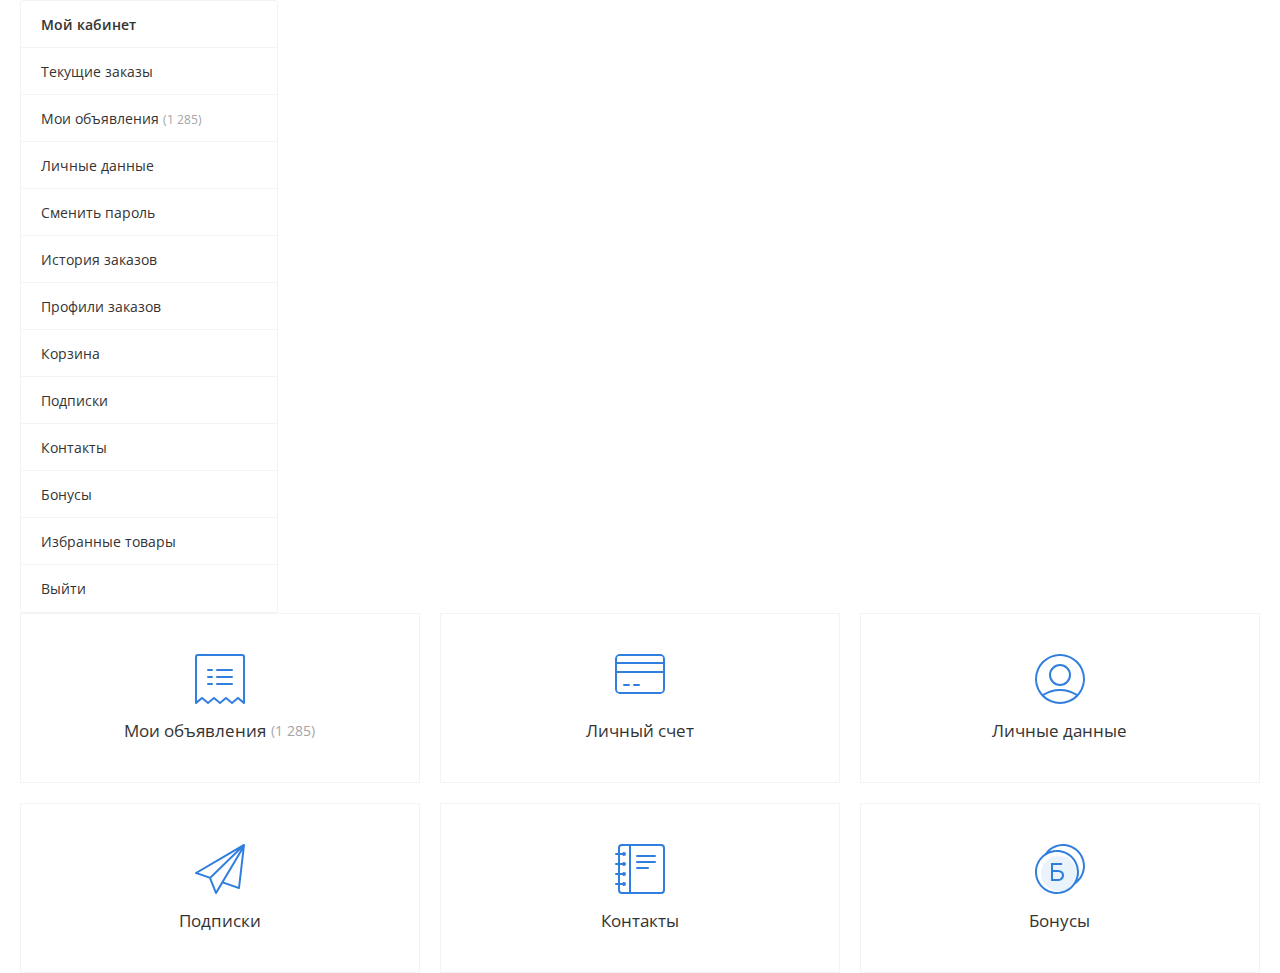
<file: index.html>
<!doctype html>
<html lang="en">
<head>
    <meta charset="UTF-8">
    <meta name="viewport"
          content="width=device-width, user-scalable=no, initial-scale=1.0, maximum-scale=1.0, minimum-scale=1.0">
    <meta http-equiv="X-UA-Compatible" content="ie=edge">
    <link rel="stylesheet" href="css/style.css">
    <title>personal</title>
</head>
<body>

<div class="container">
    <div class="container_inner">
        <div class="left_block">
            <ul class="left_menu">
                <li class="left_menu__item">
                    <a class="left_menu__item-link" href="#">
                        <span class="left_menu__item__name active">Мой кабинет</span>
                    </a>
                </li>
                <li class="left_menu__item">
                    <a class="left_menu__item-link" href="#">
                        <span class="left_menu__item__name">Текущие заказы</span>
                    </a>
                </li>
                <li class="left_menu__item">
                    <a class="left_menu__item-link" href="#">

                        <span class="left_menu__item__name">Мои объявления
                        <span class="left_menu__item__cnt">(1 285)</span>
                        </span>
                        
                    </a>
                </li>
                <li class="left_menu__item">
                    <a class="left_menu__item-link" href="#">

                        <span class="left_menu__item__name">Личные данные</span>
                        
                    </a>
                </li>
                <li class="left_menu__item">
                    <a class="left_menu__item-link" href="#">

                        <span class="left_menu__item__name">Сменить пароль</span>
                        
                    </a>
                </li>
                <li class="left_menu__item">
                    <a class="left_menu__item-link" href="#">

                        <span class="left_menu__item__name">История заказов</span>
                        
                    </a>
                </li>
                <li class="left_menu__item">
                    <a class="left_menu__item-link" href="#">

                        <span class="left_menu__item__name">Профили заказов</span>
                        
                    </a>
                </li>
                <li class="left_menu__item">
                    <a class="left_menu__item-link" href="#">

                        <span class="left_menu__item__name">Корзина</span>
                        
                    </a>
                </li>
                <li class="left_menu__item">
                    <a class="left_menu__item-link" href="#">

                        <span class="left_menu__item__name">Подписки</span>
                        
                    </a>
                </li>
                <li class="left_menu__item">
                    <a class="left_menu__item-link" href="#">

                        <span class="left_menu__item__name">Контакты</span>
                        
                    </a>
                </li>
                <li class="left_menu__item">
                    <a class="left_menu__item-link" href="#">

                        <span class="left_menu__item__name">Бонусы</span>
                        
                    </a>
                </li>
                <li class="left_menu__item">
                    <a class="left_menu__item-link" href="#">

                        <span class="left_menu__item__name">Избранные товары</span>
                        
                    </a>
                </li>
                <li class="left_menu__item">
                    <a class="left_menu__item-link" href="#">
                        <span class="left_menu__item__name">Выйти</span>
                        
                    </a>
                </li>
            </ul>
        </div>
        <div class="right_block">
            <div class="personal-section">
                <a href="#" class="personal-section__el">
                    <div class="personal-section__el__i">
                        <svg data-name="Group 188 copy 3" xmlns="http://www.w3.org/2000/svg" width="50" height="50"
                             viewBox="0 0 50 50">
                            <path data-name="Rounded Rectangle 1009 copy 6" class="cls-1"
                                  d="M754.981,406.093a0.962,0.962,0,0,1-.051.255,0.906,0.906,0,0,1-.072.134,0.961,0.961,0,0,1-.078.149c-0.013.015-.032,0.021-0.046,0.035a0.967,0.967,0,0,1-.2.158c-0.029.017-.053,0.042-0.083,0.056a0.95,0.95,0,0,1-1.193-.226L748,402.289l-5.213,4.329a0.054,0.054,0,0,0-.007.013,0.941,0.941,0,0,1-.466.285c-0.014,0-.028.006-0.042,0.011a1.074,1.074,0,0,1-.544,0c-0.014,0-.028-0.006-0.042-0.011a0.941,0.941,0,0,1-.466-0.285,0.054,0.054,0,0,0-.007-0.013L736,402.289l-5.213,4.329a0.054,0.054,0,0,0-.007.013,0.941,0.941,0,0,1-.466.285c-0.014,0-.028.006-0.042,0.011a1.074,1.074,0,0,1-.544,0c-0.014,0-.028-0.006-0.042-0.011a0.941,0.941,0,0,1-.466-0.285,0.054,0.054,0,0,0-.007-0.013L724,402.289l-5.213,4.329a0.054,0.054,0,0,0-.007.013,0.941,0.941,0,0,1-.466.285c-0.014,0-.028.006-0.042,0.011a1.074,1.074,0,0,1-.544,0c-0.014,0-.028-0.006-0.042-0.011a0.941,0.941,0,0,1-.466-0.285,0.054,0.054,0,0,0-.007-0.013L712,402.289l-5.257,4.365a0.95,0.95,0,0,1-1.193.226,0.9,0.9,0,0,1-.082-0.055,1.048,1.048,0,0,1-.2-0.159c-0.013-.014-0.032-0.02-0.045-0.035a0.951,0.951,0,0,1-.078-0.148,0.709,0.709,0,0,1-.123-0.39c0-.032-0.019-0.06-0.019-0.093V360a3,3,0,0,1,3-3h44a3,3,0,0,1,3,3v46C755,406.033,754.984,406.06,754.981,406.093ZM753,391V360a1,1,0,0,0-1-1H708a1,1,0,0,0-1,1v43.845l4.314-3.582a1.016,1.016,0,0,1,.151-0.084,0.951,0.951,0,0,1,.158-0.089,0.979,0.979,0,0,1,.173-0.045,0.784,0.784,0,0,1,.408,0,0.979,0.979,0,0,1,.173.045,0.951,0.951,0,0,1,.158.089,1.016,1.016,0,0,1,.151.084L718,404.675l5.314-4.412a1.016,1.016,0,0,1,.151-0.084,0.951,0.951,0,0,1,.158-0.089,0.979,0.979,0,0,1,.173-0.045,0.784,0.784,0,0,1,.408,0,0.979,0.979,0,0,1,.173.045,0.951,0.951,0,0,1,.158.089,1.016,1.016,0,0,1,.151.084L730,404.675l5.314-4.412a1.016,1.016,0,0,1,.151-0.084,0.951,0.951,0,0,1,.158-0.089,0.979,0.979,0,0,1,.173-0.045,0.784,0.784,0,0,1,.408,0,0.979,0.979,0,0,1,.173.045,0.951,0.951,0,0,1,.158.089,1.016,1.016,0,0,1,.151.084L742,404.675l5.314-4.412a1.016,1.016,0,0,1,.151-0.084,0.951,0.951,0,0,1,.158-0.089,0.979,0.979,0,0,1,.173-0.045,0.784,0.784,0,0,1,.408,0,0.979,0.979,0,0,1,.173.045,0.951,0.951,0,0,1,.158.089,1.016,1.016,0,0,1,.151.084L753,403.845V391Zm-11-3H727a1,1,0,0,1,0-2h15A1,1,0,0,1,742,388Zm0-7H727a1,1,0,0,1,0-2h15A1,1,0,0,1,742,381Zm0-7H727a1,1,0,0,1,0-2h15A1,1,0,0,1,742,374Zm-20,14h-4a1,1,0,0,1,0-2h4A1,1,0,0,1,722,388Zm0-7h-4a1,1,0,0,1,0-2h4A1,1,0,0,1,722,381Zm0-7h-4a1,1,0,0,1,0-2h4A1,1,0,0,1,722,374Z"
                                  transform="translate(-705 -357)"></path>

                        </svg>
                    </div>
                    <div class="personal-section__el__text">
                        Мои объявления
                        <span>(1 285)</span>
                    </div>
                </a>
                <a href="#" class="personal-section__el">
                    <div class="personal-section__el__i">
                        <svg xmlns="http://www.w3.org/2000/svg" width="50" height="40" viewBox="0 0 50 40">
                            <path data-name="Rounded Rectangle 925 copy" class="cls-1"
                                  d="M1118,402h-40a5,5,0,0,1-5-5V367a5,5,0,0,1,5-5h40a5,5,0,0,1,5,5v30A5,5,0,0,1,1118,402Zm3-36a2,2,0,0,0-2-2h-42a2,2,0,0,0-2,2v4h46v-4Zm0,6h-46v7h46v-7Zm0,9h-46v17a2,2,0,0,0,2,2h42a2,2,0,0,0,2-2V381Zm-24,13h-5a1,1,0,0,1,0-2h5A1,1,0,0,1,1097,394Zm-10,0h-5a1,1,0,0,1,0-2h5A1,1,0,0,1,1087,394Z"
                                  transform="translate(-1073 -362)"></path>
                        </svg>
                    </div>
                    <div class="personal-section__el__text">Личный счет</div>
                </a>
                <a href="#" class="personal-section__el">
                    <div class="personal-section__el__i">
                        <svg data-name="Group 189 copy 3" xmlns="http://www.w3.org/2000/svg" width="50" height="50"
                             viewBox="0 0 50 50">
                            <path data-name="Ellipse 282 copy" class="cls-1"
                                  d="M1466,407a25,25,0,1,1,25-25A25,25,0,0,1,1466,407Zm15.91-8.412a29.891,29.891,0,0,0-31.82,0A22.939,22.939,0,0,0,1481.91,398.587ZM1466,359a22.975,22.975,0,0,0-17.31,38.111,31.861,31.861,0,0,1,34.62,0A22.976,22.976,0,0,0,1466,359Zm0,30a11,11,0,1,1,11-11A11,11,0,0,1,1466,389Zm0-20a9,9,0,1,0,9,9A9,9,0,0,0,1466,369Z"
                                  transform="translate(-1441 -357)"></path>
                        </svg>
                    </div>
                    <div class="personal-section__el__text">
                        Личные данные
                    </div>
                </a>
                <a href="#" class="personal-section__el">
                    <div class="personal-section__el__i">
                        <svg data-name="Group 195 copy 2" xmlns="http://www.w3.org/2000/svg" width="50" height="50"
                             viewBox="0 0 50 50">
                            <path data-name="Rounded Rectangle 955" class="cls-1"
                                  d="M754.975,772.245s0,0,0,.006l-5,42.869c0,0.006,0,.011-0.006.018a0.962,0.962,0,0,1-.027.2,0.908,0.908,0,0,1-.089.151l-0.009.016a0.981,0.981,0,0,1-.24.279l-0.007,0a0.994,0.994,0,0,1-.32.165l-0.032.008a0.972,0.972,0,0,1-.341.027c-0.011,0-.022,0-0.033,0s-0.023-.01-0.036-0.012a0.934,0.934,0,0,1-.165-0.022l-15.788-5.533-6.014,10.088a0.991,0.991,0,0,1-1.265.4c-0.017-.007-0.035-0.009-0.051-0.017s-0.035-.008-0.051-0.017a0.959,0.959,0,0,1-.1-0.089,0.984,0.984,0,0,1-.191-0.168c-0.006-.008-0.01-0.017-0.016-0.025a0.973,0.973,0,0,1-.158-0.247L719.126,805.6,706,801a0.887,0.887,0,0,1-.136-0.028,0.956,0.956,0,0,1-.2-0.041,0.852,0.852,0,0,1-.132-0.065,0.947,0.947,0,0,1-.209-0.141,0.8,0.8,0,0,1-.066-0.076,0.968,0.968,0,0,1-.137-0.155c-0.017-.03-0.017-0.063-0.031-0.093s-0.009-.032-0.015-0.047a0.986,0.986,0,0,1-.071-0.351s0,0,0,0,0-.008,0-0.012a0.982,0.982,0,0,1,.074-0.364c0-.013.012-0.024,0.017-0.037a0.986,0.986,0,0,1,.183-0.272c0.021-.021.043-0.037,0.065-0.057a0.957,0.957,0,0,1,.147-0.129l48.024-28.01a0.961,0.961,0,0,1,.143-0.048,1.018,1.018,0,0,1,.135-0.045,0.993,0.993,0,0,1,.266-0.021c0.024,0,.046-0.008.07,0s0.026,0.011.041,0.013a0.967,0.967,0,0,1,.276.093,0.74,0.74,0,0,1,.08.039,0.971,0.971,0,0,1,.222.194c0.019,0.021.038,0.04,0.055,0.062a1.077,1.077,0,0,1,.077.088,0.955,0.955,0,0,1,.061.185c0.008,0.024.017,0.046,0.024,0.071a0.983,0.983,0,0,1,.025.328c0,0.013,0,.025,0,0.039ZM708.309,799.8l11.568,4.022,27.511-26.816Zm12.869,5.546,4.982,12.435L750.775,776.5Zm12.728,3.354,14.242,4.951,4.183-35.853Z"
                                  transform="translate(-705 -771)"></path>
                        </svg>
                    </div>
                    <div class="personal-section__el__text">Подписки</div>
                </a>
                <a href="#" class="personal-section__el">
                    <div class="personal-section__el__i">
                        <svg data-name="Group 193 copy 3" xmlns="http://www.w3.org/2000/svg" width="50" height="50"
                             viewBox="0 0 50 50">
                            <path data-name="Ellipse 281 copy 3" class="cls-1"
                                  d="M1119,821h-39a4,4,0,0,1-4-4v-5h-2a1,1,0,0,1,0-2h2v-8h-2a1,1,0,0,1,0-2h2v-8h-2a1,1,0,0,1,0-2h2v-8h-2a1,1,0,0,1,0-2h2v-5a4,4,0,0,1,4-4h39a4,4,0,0,1,4,4v42A4,4,0,0,1,1119,821Zm-32-48h-7a2,2,0,0,0-2,2v5h2.28a1.978,1.978,0,0,1,1.72-1,2,2,0,0,1,0,4,1.978,1.978,0,0,1-1.72-1H1078v8h2.28a1.976,1.976,0,0,1,1.72-1,2,2,0,0,1,0,4,1.978,1.978,0,0,1-1.72-1H1078v8h2.28a1.977,1.977,0,0,1,1.72-1,2,2,0,0,1,0,4,1.978,1.978,0,0,1-1.72-1H1078v8h2.28a1.978,1.978,0,0,1,1.72-1,2,2,0,0,1,0,4,1.978,1.978,0,0,1-1.72-1H1078v5a2,2,0,0,0,2,2h7V773Zm34,2a2,2,0,0,0-2-2h-30v46h30a2,2,0,0,0,2-2V775Zm-8,15h-18a1,1,0,0,1,0-2h18A1,1,0,0,1,1113,790Zm0-6h-18a1,1,0,0,1,0-2h18A1,1,0,0,1,1113,784Zm-18,10h11a1,1,0,0,1,0,2h-11A1,1,0,0,1,1095,794Z"
                                  transform="translate(-1073 -771)"></path>
                        </svg>
                    </div>
                    <div class="personal-section__el__text">Контакты</div>
                </a>
                <a href="#" class="personal-section__el">
                    <div class="personal-section__el__i">
                        <svg width="50" height="50" viewBox="0 0 50 50" fill="none" xmlns="http://www.w3.org/2000/svg">
                            <path fill-rule="evenodd" clip-rule="evenodd"
                                  d="M40.266 40.266C46.1373 36.3154 50 29.6088 50 22C50 9.84974 40.1503 0 28 0C20.3912 0 13.6846 3.86266 9.73403 9.73404C3.86265 13.6846 0 20.3912 0 28C0 40.1503 9.84974 50 22 50C29.6088 50 36.3154 46.1373 40.266 40.266ZM42.6438 35.6221C45.9671 32.0511 48 27.263 48 22C48 10.9543 39.0457 2 28 2C22.737 2 17.9489 4.03286 14.3779 7.35622C16.7527 6.47907 19.3204 6 22 6C34.1503 6 44 15.8497 44 28C44 30.6796 43.5209 33.2473 42.6438 35.6221ZM42 28C42 39.0457 33.0457 48 22 48C10.9543 48 2 39.0457 2 28C2 16.9543 10.9543 8 22 8C33.0457 8 42 16.9543 42 28Z"
                                  fill="#307EDD"></path>
                            <path opacity="0.1"
                                  d="M24 47C33.9411 47 42 39.165 42 29.5C42 19.835 33.9411 12 24 12C14.0589 12 6 19.835 6 29.5C6 39.165 14.0589 47 24 47Z"
                                  fill="#307EDD"></path>
                            <path d="M16 37V19H27.0967V21.041H18V25.9785H22.895C24.2118 25.9785 25.3221 26.2012 26.2258 26.6465C27.1356 27.0918 27.8239 27.7196 28.2907 28.5298C28.7636 29.34 29 30.2956 29 31.3965C29 32.4974 28.7636 33.4684 28.2907 34.3096C27.8239 35.1507 27.1356 35.8094 26.2258 36.2856C25.3221 36.7619 24.2118 37 22.895 37H16ZM18 34.9961H23.0856C23.9236 34.9961 24.6328 34.8229 25.2134 34.4766C25.8 34.124 26.0523 33.6725 26.3515 33.1221C26.6568 32.5654 27 31.9779 27 31.3594C27 30.4502 26.6618 29.6678 25.9855 29.0122C25.3092 28.3504 24.3425 28.0195 23.0856 28.0195H18V34.9961Z"
                                  fill="#307EDD"></path>
                        </svg>
                    </div>
                    <div class="personal-section__el__text">Бонусы</div>
                </a>
            </div>
        </div>
    </div>
</div>

</body>
</html>
</file>
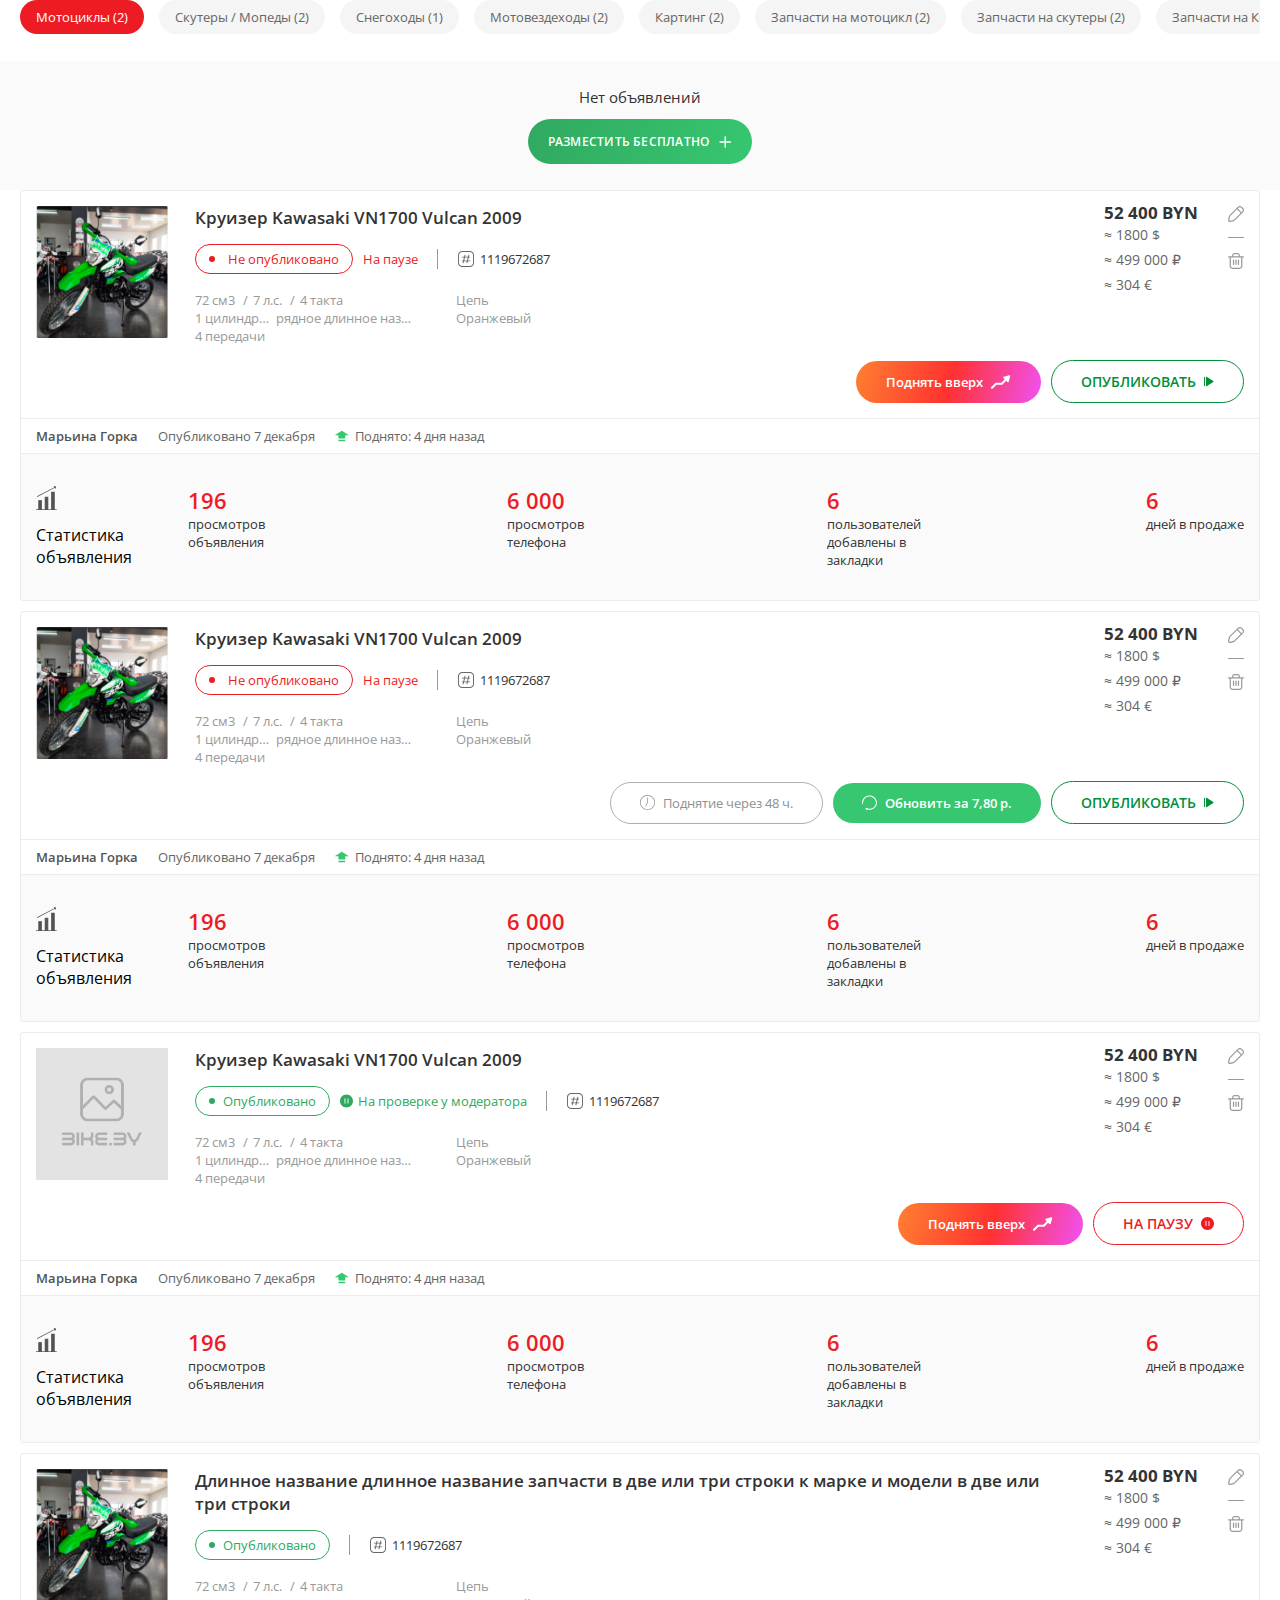
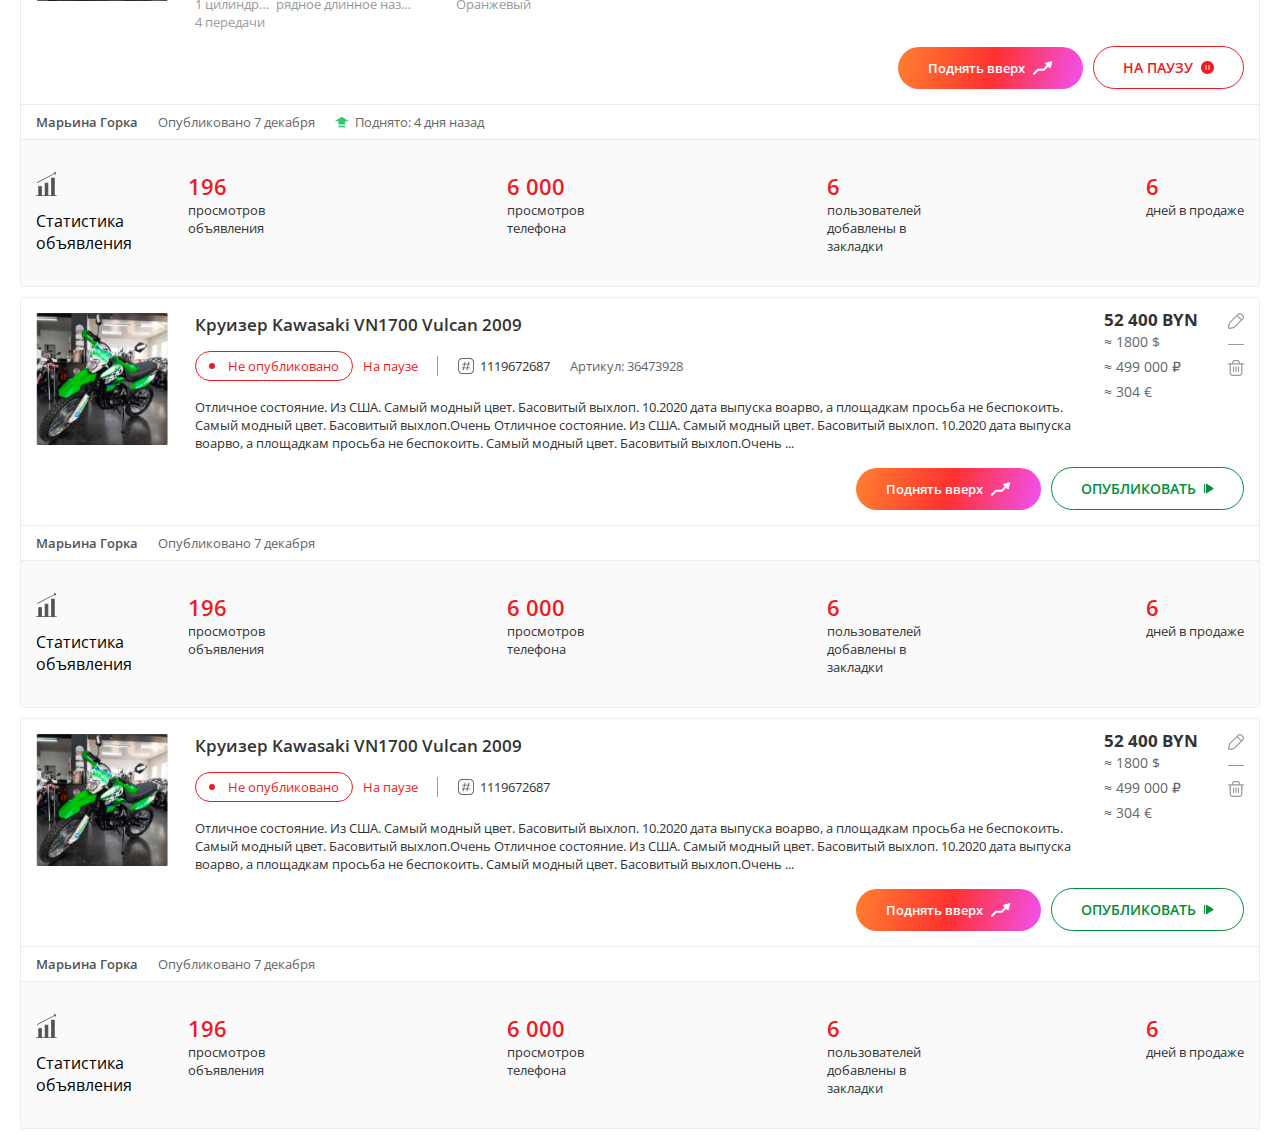
<file: advert.html>
<!doctype html>
<html lang="en">
<head>
    <meta charset="UTF-8">
    <meta name="viewport"
          content="width=device-width, user-scalable=no, initial-scale=1.0, maximum-scale=1.0, minimum-scale=1.0">
    <meta http-equiv="X-UA-Compatible" content="ie=edge">
    <link rel="stylesheet" href="css/style.css">
    <title>personal</title>
</head>
<body>

<div class="container">
    <div class="container_inner">
        <div class="left_block left_block--menu">
            <ul class="left_menu">
                <li class="left_menu__item">
                    <a class="left_menu__item-link" href="#">
                        <span class="left_menu__item__name active">Мой кабинет</span>
                    </a>
                </li>
                <li class="left_menu__item">
                    <a class="left_menu__item-link" href="#">
                        <span class="left_menu__item__name">Текущие заказы</span>
                    </a>
                </li>
                <li class="left_menu__item">
                    <a class="left_menu__item-link" href="#">

                        <span class="left_menu__item__name">Мои объявления
                        <span class="left_menu__item__cnt">(1 285)</span>
                        </span>

                    </a>
                </li>
                <li class="left_menu__item">
                    <a class="left_menu__item-link" href="#">

                        <span class="left_menu__item__name">Личные данные</span>

                    </a>
                </li>
                <li class="left_menu__item">
                    <a class="left_menu__item-link" href="#">

                        <span class="left_menu__item__name">Сменить пароль</span>

                    </a>
                </li>
                <li class="left_menu__item">
                    <a class="left_menu__item-link" href="#">

                        <span class="left_menu__item__name">История заказов</span>

                    </a>
                </li>
                <li class="left_menu__item">
                    <a class="left_menu__item-link" href="#">

                        <span class="left_menu__item__name">Профили заказов</span>

                    </a>
                </li>
                <li class="left_menu__item">
                    <a class="left_menu__item-link" href="#">

                        <span class="left_menu__item__name">Корзина</span>

                    </a>
                </li>
                <li class="left_menu__item">
                    <a class="left_menu__item-link" href="#">

                        <span class="left_menu__item__name">Подписки</span>

                    </a>
                </li>
                <li class="left_menu__item">
                    <a class="left_menu__item-link" href="#">

                        <span class="left_menu__item__name">Контакты</span>

                    </a>
                </li>
                <li class="left_menu__item">
                    <a class="left_menu__item-link" href="#">

                        <span class="left_menu__item__name">Бонусы</span>

                    </a>
                </li>
                <li class="left_menu__item">
                    <a class="left_menu__item-link" href="#">

                        <span class="left_menu__item__name">Избранные товары</span>

                    </a>
                </li>
                <li class="left_menu__item">
                    <a class="left_menu__item-link" href="#">
                        <span class="left_menu__item__name">Выйти</span>

                    </a>
                </li>
            </ul>
        </div>
        <div class="right_block">
            <div class="advert-tabs">
                <a href="#" class="advert-tabs__item active">
                    Мотоциклы (2)
                </a>
                <a href="#" class="advert-tabs__item">
                    Скутеры / Мопеды (2)
                </a>
                <a href="#" class="advert-tabs__item">
                    Снегоходы (1)
                </a>
                <a href="#" class="advert-tabs__item">
                    Мотовездеходы (2)
                </a>
                <a href="#" class="advert-tabs__item">
                    Картинг (2)
                </a>
                <a href="#" class="advert-tabs__item">
                    Запчасти на мотоцикл (2)
                </a>
                <a href="#" class="advert-tabs__item">
                    Запчасти на скутеры (2)
                </a>
                <a href="#" class="advert-tabs__item">
                    Запчасти на Квадроциклы (2)
                </a>
                <a href="#" class="advert-tabs__item">
                    Запчасти на Снегоходы (2)
                </a>
                <a href="#" class="advert-tabs__item">
                    Шины (2)
                </a>
                <a href="products.html" class="advert-tabs__item">
                    Товары (2)
                </a>
                <a href="#" class="advert-tabs__item">
                    Мотоуслуги (2)
                </a>
                <a href="#" class="advert-tabs__item">
                    Гаражи (2)
                </a>
                <a href="#" class="advert-tabs__item">
                    Мотоуслуги (2)
                </a>
            </div>
            <div class="advert-empty">
                <p class="advert-empty__text">Нет объявлений</p>
                <a href="#" class="advert-empty__btn">
                    Разместить бесплатно
                    <svg width="13" height="12" viewBox="0 0 13 12" fill="none" xmlns="http://www.w3.org/2000/svg">
                        <path d="M6.22545 0.848145V11.1519M11.4509 6H1" stroke="white" stroke-width="1.4"
                              stroke-linecap="round" stroke-linejoin="round"/>
                    </svg>
                </a>
            </div>
            <div class="advert-list">
                <div class="advert-item">
                    <div class="advert-main">
                        <div class="advert-item__row">
                            <div class="advert-item__photo">
                                <img src="img/moto-1.png" alt="img">
                            </div>
                            <div class="advert-item__info">
                                <div class="advert-item__info__left">
                                    <a href="#" class="advert-item__title">Круизер Kawasaki VN1700 Vulcan 2009</a>
                                    <div class="advert-item__status">
                                        <div class="advert-item__status__content">
                                            <div class="advert-item__status__content__btn">
                                                <svg width="6" height="6" viewBox="0 0 6 6" fill="none"
                                                     xmlns="http://www.w3.org/2000/svg">
                                                    <circle cx="3" cy="3" r="3" fill="#ED1C24"/>
                                                </svg>
                                                Не опубликовано
                                            </div>
                                            <span>На паузе</span>
                                        </div>
                                        <div class="advert-item__status-num">
                                            <svg width="16" height="16" viewBox="0 0 16 16" fill="none"
                                                 xmlns="http://www.w3.org/2000/svg">
                                                <path d="M7.19095 5.64706H9.98552L10.367 4.12116C10.43 3.86902 10.6855 3.71572 10.9377 3.77876C11.1898 3.84179 11.3431 4.09729 11.2801 4.34943L10.9557 5.64706H11.7647C12.0246 5.64706 12.2353 5.85775 12.2353 6.11765C12.2353 6.37755 12.0246 6.58824 11.7647 6.58824H10.7204L10.0145 9.41177H11.7647C12.0246 9.41177 12.2353 9.62245 12.2353 9.88235C12.2353 10.1423 12.0246 10.3529 11.7647 10.3529H9.77919L9.39771 11.8788C9.33468 12.131 9.07918 12.2843 8.82704 12.2212C8.5749 12.1582 8.4216 11.9027 8.48464 11.6506L8.80905 10.3529H6.01448L5.63301 11.8788C5.56997 12.131 5.31447 12.2843 5.06234 12.2212C4.8102 12.1582 4.6569 11.9027 4.71993 11.6506L5.04434 10.3529H4.23529C3.9754 10.3529 3.76471 10.1423 3.76471 9.88235C3.76471 9.62245 3.9754 9.41177 4.23529 9.41177H5.27963L5.98552 6.58824H4.23529C3.9754 6.58824 3.76471 6.37755 3.76471 6.11765C3.76471 5.85775 3.9754 5.64706 4.23529 5.64706H6.22081L6.60229 4.12116C6.66532 3.86902 6.92082 3.71572 7.17296 3.77876C7.4251 3.84179 7.5784 4.09729 7.51536 4.34943L7.19095 5.64706ZM6.95566 6.58824L6.24978 9.41177H9.04434L9.75022 6.58824H6.95566ZM4.23529 16C1.89621 16 0 14.1038 0 11.7647V4.23529C0 1.89621 1.89621 0 4.23529 0H11.7647C14.1038 0 16 1.89621 16 4.23529V11.7647C16 14.1038 14.1038 16 11.7647 16H4.23529ZM4.23529 15.0588H11.7647C13.584 15.0588 15.0588 13.584 15.0588 11.7647V4.23529C15.0588 2.416 13.584 0.941176 11.7647 0.941176H4.23529C2.416 0.941176 0.941176 2.416 0.941176 4.23529V11.7647C0.941176 13.584 2.416 15.0588 4.23529 15.0588Z"
                                                      fill="#666666"/>
                                            </svg>
                                            1119672687
                                        </div>
                                    </div>
                                    <div class="advert-description">
                                        <div class="advert-description-list">
                                            <div class="advert-description__inner">
                                                <div class="advert-description-list__el">
                                                    72 см3 <span>/</span>
                                                </div>
                                                <div class="advert-description-list__el">
                                                    7 л.с. <span>/</span>
                                                </div>
                                                <div class="advert-description-list__el">
                                                    4 такта <span>/</span>
                                                </div>
                                            </div>
                                            <div class="advert-description__inner">
                                                <div class="advert-description-list__el">
                                                    1 цилиндр <span>/</span>
                                                </div>
                                                <div class="advert-description-list__el">
                                                    рядное длинное название указанногопараммммммммм <span>/</span>
                                                </div>
                                            </div>
                                            <div class="advert-description__inner">
                                                <div class="advert-description-list__el">
                                                    4 передачи <span>/</span>
                                                </div>
                                            </div>
                                        </div>
                                        <div class="advert-description__data">
                                            <div class="advert-description__data__el">Цепь</div>
                                            <div class="advert-description__data__el">Оранжевый</div>
                                        </div>
                                    </div>
                                </div>
                                <div class="advert-item__info__right">
                                    <div class="advert-price">
                                        <div class="advert-price__title">
                                            52 400 BYN
                                        </div>
                                        <div class="advert-price-list">
                                            <div class="advert-price-list__el">≈ 1800 $</div>
                                            <div class="advert-price-list__el">≈ 499 000 ₽</div>
                                            <div class="advert-price-list__el">≈ 304 €</div>
                                        </div>
                                    </div>
                                    <div class="advert-edit">
                                        <a href="#" class="advert-edit__item">
                                            <svg width="16" height="16" viewBox="0 0 16 16" fill="none"
                                                 xmlns="http://www.w3.org/2000/svg">
                                                <path d="M15.1361 2.01852L13.9995 0.881646C13.4302 0.316893 12.661 0 11.8592 0C11.0575 0 10.2882 0.316893 9.71896 0.881646L1.65778 8.94456C1.26165 9.34566 0.982872 9.84758 0.85166 10.3959L0.0455416 13.7742C-0.0226873 14.0744 -0.0141351 14.3869 0.0704069 14.6829C0.154949 14.9788 0.31275 15.2487 0.529213 15.4675C0.746218 15.6865 1.01591 15.8461 1.31237 15.9308C1.60883 16.0155 1.9221 16.0226 2.22206 15.9512L5.5997 15.1449C6.14789 15.0137 6.6497 14.7349 7.05071 14.3386L15.1119 6.27573C15.3934 5.99487 15.6168 5.66121 15.7692 5.29388C15.9216 4.92654 16 4.53274 16 4.13503C16 3.73732 15.9216 3.34352 15.7692 2.97619C15.6168 2.60885 15.3934 2.27519 15.1119 1.99433L15.1361 2.01852ZM6.22041 13.5001C5.98097 13.741 5.67971 13.9112 5.3498 13.9919L1.97216 14.7982C1.87211 14.82 1.76822 14.8167 1.66977 14.7885C1.57131 14.7604 1.48134 14.7083 1.40788 14.637C1.33715 14.5631 1.28549 14.4731 1.2574 14.3747C1.2293 14.2764 1.22562 14.1727 1.24666 14.0726L2.05278 10.6942C2.13383 10.3661 2.30078 10.0656 2.53645 9.82342L9.00958 3.30052L12.7177 7.00946L6.22041 13.5001ZM14.2816 5.43719L13.5722 6.14673L9.89631 2.44585L10.6057 1.73632C10.9472 1.39609 11.4095 1.20506 11.8915 1.20506C12.3734 1.20506 12.8358 1.39609 13.1772 1.73632L14.2816 2.89737C14.6217 3.2389 14.8127 3.70134 14.8127 4.18341C14.8127 4.66548 14.6217 5.12791 14.2816 5.46944V5.43719Z"
                                                      fill="#999999"/>
                                            </svg>
                                        </a>
                                        <a href="#" class="advert-edit__del">
                                            <svg width="16" height="16" viewBox="0 0 16 16" fill="none"
                                                 xmlns="http://www.w3.org/2000/svg">
                                                <path d="M15.3846 3.28205H11.8974V2.25641C11.8974 1.65797 11.6597 1.08405 11.2365 0.660887C10.8134 0.237728 10.2395 0 9.64103 0H6.35897C5.76054 0 5.18661 0.237728 4.76345 0.660887C4.34029 1.08405 4.10256 1.65797 4.10256 2.25641V3.28205H0.615385C0.452174 3.28205 0.295649 3.34689 0.180242 3.46229C0.0648349 3.5777 0 3.73423 0 3.89744C0 4.06065 0.0648349 4.21717 0.180242 4.33258C0.295649 4.44799 0.452174 4.51282 0.615385 4.51282H1.64103V12.9231C1.64103 13.7391 1.9652 14.5218 2.54224 15.0988C3.11927 15.6758 3.9019 16 4.71795 16H11.2821C12.0981 16 12.8807 15.6758 13.4578 15.0988C14.0348 14.5218 14.359 13.7391 14.359 12.9231V4.51282H15.3846C15.5478 4.51282 15.7044 4.44799 15.8198 4.33258C15.9352 4.21717 16 4.06065 16 3.89744C16 3.73423 15.9352 3.5777 15.8198 3.46229C15.7044 3.34689 15.5478 3.28205 15.3846 3.28205ZM5.33333 2.25641C5.33333 1.98439 5.44139 1.72352 5.63374 1.53117C5.82608 1.33883 6.08696 1.23077 6.35897 1.23077H9.64103C9.91304 1.23077 10.1739 1.33883 10.3663 1.53117C10.5586 1.72352 10.6667 1.98439 10.6667 2.25641V3.28205H5.33333V2.25641ZM13.1282 12.9231C13.1282 13.4127 12.9337 13.8823 12.5875 14.2285C12.2413 14.5747 11.7717 14.7692 11.2821 14.7692H4.71795C4.22832 14.7692 3.75874 14.5747 3.41252 14.2285C3.0663 13.8823 2.87179 13.4127 2.87179 12.9231V4.51282H13.1282V12.9231Z"
                                                      fill="#999999"/>
                                                <path d="M7.9982 6.56409C7.83565 6.56621 7.68035 6.63173 7.5654 6.74668C7.45046 6.86163 7.38494 7.01692 7.38281 7.17947V11.282C7.38281 11.4452 7.44765 11.6018 7.56305 11.7172C7.67846 11.8326 7.83499 11.8974 7.9982 11.8974C8.16141 11.8974 8.31793 11.8326 8.43334 11.7172C8.54875 11.6018 8.61358 11.4452 8.61358 11.282V7.17947C8.61146 7.01692 8.54594 6.86163 8.43099 6.74668C8.31604 6.63173 8.16075 6.56621 7.9982 6.56409Z"
                                                      fill="#999999"/>
                                                <path d="M10.463 6.56409C10.3005 6.56621 10.1452 6.63173 10.0302 6.74668C9.9153 6.86163 9.84978 7.01692 9.84766 7.17947V11.282C9.84766 11.4452 9.91249 11.6018 10.0279 11.7172C10.1433 11.8326 10.2998 11.8974 10.463 11.8974C10.6263 11.8974 10.7828 11.8326 10.8982 11.7172C11.0136 11.6018 11.0784 11.4452 11.0784 11.282V7.17947C11.0763 7.01692 11.0108 6.86163 10.8958 6.74668C10.7809 6.63173 10.6256 6.56621 10.463 6.56409Z"
                                                      fill="#999999"/>
                                                <path d="M5.53726 6.56409C5.37471 6.56621 5.21942 6.63173 5.10447 6.74668C4.98952 6.86163 4.924 7.01692 4.92188 7.17947V11.282C4.92188 11.4452 4.98671 11.6018 5.10212 11.7172C5.21752 11.8326 5.37405 11.8974 5.53726 11.8974C5.70047 11.8974 5.85699 11.8326 5.9724 11.7172C6.08781 11.6018 6.15264 11.4452 6.15264 11.282V7.17947C6.15052 7.01692 6.085 6.86163 5.97005 6.74668C5.8551 6.63173 5.69981 6.56621 5.53726 6.56409Z"
                                                      fill="#999999"/>
                                            </svg>
                                        </a>
                                    </div>
                                </div>
                            </div>
                        </div>
                        <div class="advert-btn">
                            <a href="#" class="advert-btn-up">
                                Поднять <span>вверх</span>
                                <svg width="20" height="14" viewBox="0 0 20 14" fill="none"
                                     xmlns="http://www.w3.org/2000/svg">
                                    <path d="M18.2773 0.192756L12.7718 1.68771C12.2051 1.83106 12.0229 2.54781 12.4278 2.97787L13.7232 4.28851L10.4239 7.62655H5.10064C4.83751 7.62655 4.57438 7.72894 4.39222 7.93373L0.30361 12.0704C-0.101203 12.48 -0.101203 13.1149 0.30361 13.5244C0.506016 13.7292 0.769144 13.8316 1.01203 13.8316C1.25492 13.8316 1.53829 13.7292 1.72045 13.5244L5.50545 9.6949H10.8287C11.0919 9.6949 11.355 9.59251 11.5372 9.38772L15.14 5.7425L16.4354 7.05314C16.8402 7.46272 17.5486 7.27841 17.7106 6.705L19.1881 1.13478C19.3501 0.561374 18.844 0.0494046 18.2773 0.192756Z"
                                          fill="white"/>
                                </svg>
                            </a>
                            <a href="#" class="advert-btn-post">
                                Опубликовать
                                <svg width="10" height="11" viewBox="0 0 10 11" fill="none"
                                     xmlns="http://www.w3.org/2000/svg">
                                    <path d="M2.14738 0.808087C1.99486 0.89135 1.9 1.05124 1.9 1.225L1.9 9.775C1.9 9.94875 1.99486 10.1086 2.14738 10.1919C2.2999 10.2752 2.48567 10.2685 2.63188 10.1746L9.28186 5.89957C9.41782 5.81217 9.5 5.66164 9.5 5.5C9.5 5.33836 9.41782 5.18783 9.28186 5.10043L2.63188 0.825439C2.48568 0.731479 2.2999 0.724824 2.14738 0.808087Z"
                                          fill="#028F3A"/>
                                    <path d="M0.949218 9.775C0.949218 10.0373 0.736561 10.25 0.474218 10.25C0.211876 10.25 -0.000781644 10.0373 -0.000781633 9.775L-0.000781259 1.225C-0.000781247 0.962667 0.211876 0.75 0.474219 0.75C0.736561 0.75 0.949219 0.962667 0.949219 1.225L0.949218 9.775Z"
                                          fill="#028F3A"/>
                                </svg>
                            </a>
                        </div>
                    </div>
                    <div class="advert-data">
                        <div class="advert-data__location">
                            Марьина Горка
                        </div>
                        <div class="advert-data__public">
                            Опубликовано 7 декабря
                        </div>
                        <div class="advert-data__day">
                            <svg width="14" height="12" viewBox="0 0 14 12" fill="none"
                                 xmlns="http://www.w3.org/2000/svg">
                                <path d="M9.67075 9.71069H3.94756C3.63572 9.71069 3.37891 9.86765 3.37891 10.0351V10.9036C3.37891 11.0814 3.65406 11.2279 3.94756 11.2279H9.67075C9.98259 11.2279 10.2394 11.071 10.2394 10.9036V10.0351C10.2394 9.86765 9.98259 9.71069 9.67075 9.71069Z"
                                      fill="#37C770"/>
                                <path d="M13.5221 4.93926L7.26697 0.889811C7.04684 0.732856 6.58825 0.732856 6.34979 0.889811L0.0946302 4.93926C-0.125493 5.09621 0.057943 5.3578 0.443158 5.3578H3.37813V8.07836C3.37813 8.25624 3.65328 8.40274 3.94678 8.40274H9.66997C9.98181 8.40274 10.2386 8.24578 10.2386 8.07836V5.3578H13.1736C13.5772 5.3578 13.7606 5.09621 13.5221 4.93926Z"
                                      fill="#37C770"/>
                            </svg>
                            Поднято: 4 дня назад
                        </div>
                    </div>
                    <div class="advert-stats">
                        <div class="advert-stats__title">
                            <svg width="21" height="24" viewBox="0 0 21 24" fill="none"
                                 xmlns="http://www.w3.org/2000/svg">
                                <path d="M20.7673 23.246H0V23.9499H20.7673V23.246Z" fill="#505456"/>
                                <path d="M5.56205 14.587H2.71094V23.5979H5.56205V14.587Z" fill="#505456"/>
                                <path d="M5.87926 23.95H2.35938V14.2351H5.91446V23.95H5.87926ZM3.06335 23.246H5.21048V14.9391H3.06335V23.246Z"
                                      fill="#505456"/>
                                <path d="M18.3042 5.99854H15.4531V23.598H18.3042V5.99854Z" fill="#505456"/>
                                <path d="M18.6214 23.95H15.1016V5.64661H18.6566V23.95H18.6214ZM15.8055 23.246H17.9527V6.35058H15.8055V23.246Z"
                                      fill="#505456"/>
                                <path d="M11.9331 11.1727H9.08203V23.5979H11.9331V11.1727Z" fill="#505456"/>
                                <path d="M12.2504 23.95H8.73047V10.8208H12.2856V23.95H12.2504ZM9.43445 23.246H11.5816V11.5248H9.43445V23.246Z"
                                      fill="#505456"/>
                                <path d="M19.706 1.25313L19.3789 0.629761L0.927096 10.3131L1.25423 10.9364L19.706 1.25313Z"
                                      fill="#505456"/>
                                <path d="M17.918 0.366699L19.6075 0.929881L19.0795 2.58423" fill="#505456"/>
                                <path d="M19.4316 2.68984L18.7629 2.51385L19.1501 1.14109L17.8125 0.718705L18.0237 0.0499268L20.03 0.683506L19.4316 2.68984Z"
                                      fill="#505456"/>
                            </svg>
                            Статистика объявления
                        </div>
                        <div class="advert-stats-list">
                            <div class="advert-stats__item">
                                <div class="advert-stats__item__num">196</div>
                                <div class="advert-stats__item__title">просмотров объявления</div>
                            </div>
                            <div class="advert-stats__item">
                                <div class="advert-stats__item__num">6 000</div>
                                <div class="advert-stats__item__title">просмотров телефона</div>
                            </div>
                            <div class="advert-stats__item">
                                <div class="advert-stats__item__num">6</div>
                                <div class="advert-stats__item__title">пользователей добавлены в закладки</div>
                            </div>
                            <div class="advert-stats__item">
                                <div class="advert-stats__item__num">6</div>
                                <div class="advert-stats__item__title">дней в продаже</div>
                            </div>
                        </div>
                    </div>
                </div>
                <div class="advert-item advert-item--pause">
                    <div class="advert-main">
                        <div class="advert-item__row">
                            <div class="advert-item__photo">
                                <img src="img/moto-1.png" alt="img">
                            </div>
                            <div class="advert-item__info">
                                <div class="advert-item__info__left">
                                    <a href="#" class="advert-item__title">Круизер Kawasaki VN1700 Vulcan 2009</a>
                                    <div class="advert-item__status">
                                        <div class="advert-item__status__content">
                                            <div class="advert-item__status__content__btn">
                                                <svg width="6" height="6" viewBox="0 0 6 6" fill="none"
                                                     xmlns="http://www.w3.org/2000/svg">
                                                    <circle cx="3" cy="3" r="3" fill="#ED1C24"/>
                                                </svg>
                                                Не опубликовано
                                            </div>
                                            <span>На паузе</span>
                                        </div>
                                        <div class="advert-item__status-num">
                                            <svg width="16" height="16" viewBox="0 0 16 16" fill="none"
                                                 xmlns="http://www.w3.org/2000/svg">
                                                <path d="M7.19095 5.64706H9.98552L10.367 4.12116C10.43 3.86902 10.6855 3.71572 10.9377 3.77876C11.1898 3.84179 11.3431 4.09729 11.2801 4.34943L10.9557 5.64706H11.7647C12.0246 5.64706 12.2353 5.85775 12.2353 6.11765C12.2353 6.37755 12.0246 6.58824 11.7647 6.58824H10.7204L10.0145 9.41177H11.7647C12.0246 9.41177 12.2353 9.62245 12.2353 9.88235C12.2353 10.1423 12.0246 10.3529 11.7647 10.3529H9.77919L9.39771 11.8788C9.33468 12.131 9.07918 12.2843 8.82704 12.2212C8.5749 12.1582 8.4216 11.9027 8.48464 11.6506L8.80905 10.3529H6.01448L5.63301 11.8788C5.56997 12.131 5.31447 12.2843 5.06234 12.2212C4.8102 12.1582 4.6569 11.9027 4.71993 11.6506L5.04434 10.3529H4.23529C3.9754 10.3529 3.76471 10.1423 3.76471 9.88235C3.76471 9.62245 3.9754 9.41177 4.23529 9.41177H5.27963L5.98552 6.58824H4.23529C3.9754 6.58824 3.76471 6.37755 3.76471 6.11765C3.76471 5.85775 3.9754 5.64706 4.23529 5.64706H6.22081L6.60229 4.12116C6.66532 3.86902 6.92082 3.71572 7.17296 3.77876C7.4251 3.84179 7.5784 4.09729 7.51536 4.34943L7.19095 5.64706ZM6.95566 6.58824L6.24978 9.41177H9.04434L9.75022 6.58824H6.95566ZM4.23529 16C1.89621 16 0 14.1038 0 11.7647V4.23529C0 1.89621 1.89621 0 4.23529 0H11.7647C14.1038 0 16 1.89621 16 4.23529V11.7647C16 14.1038 14.1038 16 11.7647 16H4.23529ZM4.23529 15.0588H11.7647C13.584 15.0588 15.0588 13.584 15.0588 11.7647V4.23529C15.0588 2.416 13.584 0.941176 11.7647 0.941176H4.23529C2.416 0.941176 0.941176 2.416 0.941176 4.23529V11.7647C0.941176 13.584 2.416 15.0588 4.23529 15.0588Z"
                                                      fill="#666666"/>
                                            </svg>
                                            1119672687
                                        </div>
                                    </div>
                                    <div class="advert-description">
                                        <div class="advert-description-list">
                                            <div class="advert-description__inner">
                                                <div class="advert-description-list__el">
                                                    72 см3 <span>/</span>
                                                </div>
                                                <div class="advert-description-list__el">
                                                    7 л.с. <span>/</span>
                                                </div>
                                                <div class="advert-description-list__el">
                                                    4 такта <span>/</span>
                                                </div>
                                            </div>
                                            <div class="advert-description__inner">
                                                <div class="advert-description-list__el">
                                                    1 цилиндр <span>/</span>
                                                </div>
                                                <div class="advert-description-list__el">
                                                    рядное длинное название указанногопараммммммммм <span>/</span>
                                                </div>
                                            </div>
                                            <div class="advert-description__inner">
                                                <div class="advert-description-list__el">
                                                    4 передачи <span>/</span>
                                                </div>
                                            </div>
                                        </div>
                                        <div class="advert-description__data">
                                            <div class="advert-description__data__el">Цепь</div>
                                            <div class="advert-description__data__el">Оранжевый</div>
                                        </div>
                                    </div>
                                </div>
                                <div class="advert-item__info__right">
                                    <div class="advert-price">
                                        <div class="advert-price__title">
                                            52 400 BYN
                                        </div>
                                        <div class="advert-price-list">
                                            <div class="advert-price-list__el">≈ 1800 $</div>
                                            <div class="advert-price-list__el">≈ 499 000 ₽</div>
                                            <div class="advert-price-list__el">≈ 304 €</div>
                                        </div>
                                    </div>
                                    <div class="advert-edit">
                                        <a href="#" class="advert-edit__item">
                                            <svg width="16" height="16" viewBox="0 0 16 16" fill="none"
                                                 xmlns="http://www.w3.org/2000/svg">
                                                <path d="M15.1361 2.01852L13.9995 0.881646C13.4302 0.316893 12.661 0 11.8592 0C11.0575 0 10.2882 0.316893 9.71896 0.881646L1.65778 8.94456C1.26165 9.34566 0.982872 9.84758 0.85166 10.3959L0.0455416 13.7742C-0.0226873 14.0744 -0.0141351 14.3869 0.0704069 14.6829C0.154949 14.9788 0.31275 15.2487 0.529213 15.4675C0.746218 15.6865 1.01591 15.8461 1.31237 15.9308C1.60883 16.0155 1.9221 16.0226 2.22206 15.9512L5.5997 15.1449C6.14789 15.0137 6.6497 14.7349 7.05071 14.3386L15.1119 6.27573C15.3934 5.99487 15.6168 5.66121 15.7692 5.29388C15.9216 4.92654 16 4.53274 16 4.13503C16 3.73732 15.9216 3.34352 15.7692 2.97619C15.6168 2.60885 15.3934 2.27519 15.1119 1.99433L15.1361 2.01852ZM6.22041 13.5001C5.98097 13.741 5.67971 13.9112 5.3498 13.9919L1.97216 14.7982C1.87211 14.82 1.76822 14.8167 1.66977 14.7885C1.57131 14.7604 1.48134 14.7083 1.40788 14.637C1.33715 14.5631 1.28549 14.4731 1.2574 14.3747C1.2293 14.2764 1.22562 14.1727 1.24666 14.0726L2.05278 10.6942C2.13383 10.3661 2.30078 10.0656 2.53645 9.82342L9.00958 3.30052L12.7177 7.00946L6.22041 13.5001ZM14.2816 5.43719L13.5722 6.14673L9.89631 2.44585L10.6057 1.73632C10.9472 1.39609 11.4095 1.20506 11.8915 1.20506C12.3734 1.20506 12.8358 1.39609 13.1772 1.73632L14.2816 2.89737C14.6217 3.2389 14.8127 3.70134 14.8127 4.18341C14.8127 4.66548 14.6217 5.12791 14.2816 5.46944V5.43719Z"
                                                      fill="#999999"/>
                                            </svg>
                                        </a>
                                        <a href="#" class="advert-edit__del">
                                            <svg width="16" height="16" viewBox="0 0 16 16" fill="none"
                                                 xmlns="http://www.w3.org/2000/svg">
                                                <path d="M15.3846 3.28205H11.8974V2.25641C11.8974 1.65797 11.6597 1.08405 11.2365 0.660887C10.8134 0.237728 10.2395 0 9.64103 0H6.35897C5.76054 0 5.18661 0.237728 4.76345 0.660887C4.34029 1.08405 4.10256 1.65797 4.10256 2.25641V3.28205H0.615385C0.452174 3.28205 0.295649 3.34689 0.180242 3.46229C0.0648349 3.5777 0 3.73423 0 3.89744C0 4.06065 0.0648349 4.21717 0.180242 4.33258C0.295649 4.44799 0.452174 4.51282 0.615385 4.51282H1.64103V12.9231C1.64103 13.7391 1.9652 14.5218 2.54224 15.0988C3.11927 15.6758 3.9019 16 4.71795 16H11.2821C12.0981 16 12.8807 15.6758 13.4578 15.0988C14.0348 14.5218 14.359 13.7391 14.359 12.9231V4.51282H15.3846C15.5478 4.51282 15.7044 4.44799 15.8198 4.33258C15.9352 4.21717 16 4.06065 16 3.89744C16 3.73423 15.9352 3.5777 15.8198 3.46229C15.7044 3.34689 15.5478 3.28205 15.3846 3.28205ZM5.33333 2.25641C5.33333 1.98439 5.44139 1.72352 5.63374 1.53117C5.82608 1.33883 6.08696 1.23077 6.35897 1.23077H9.64103C9.91304 1.23077 10.1739 1.33883 10.3663 1.53117C10.5586 1.72352 10.6667 1.98439 10.6667 2.25641V3.28205H5.33333V2.25641ZM13.1282 12.9231C13.1282 13.4127 12.9337 13.8823 12.5875 14.2285C12.2413 14.5747 11.7717 14.7692 11.2821 14.7692H4.71795C4.22832 14.7692 3.75874 14.5747 3.41252 14.2285C3.0663 13.8823 2.87179 13.4127 2.87179 12.9231V4.51282H13.1282V12.9231Z"
                                                      fill="#999999"/>
                                                <path d="M7.9982 6.56409C7.83565 6.56621 7.68035 6.63173 7.5654 6.74668C7.45046 6.86163 7.38494 7.01692 7.38281 7.17947V11.282C7.38281 11.4452 7.44765 11.6018 7.56305 11.7172C7.67846 11.8326 7.83499 11.8974 7.9982 11.8974C8.16141 11.8974 8.31793 11.8326 8.43334 11.7172C8.54875 11.6018 8.61358 11.4452 8.61358 11.282V7.17947C8.61146 7.01692 8.54594 6.86163 8.43099 6.74668C8.31604 6.63173 8.16075 6.56621 7.9982 6.56409Z"
                                                      fill="#999999"/>
                                                <path d="M10.463 6.56409C10.3005 6.56621 10.1452 6.63173 10.0302 6.74668C9.9153 6.86163 9.84978 7.01692 9.84766 7.17947V11.282C9.84766 11.4452 9.91249 11.6018 10.0279 11.7172C10.1433 11.8326 10.2998 11.8974 10.463 11.8974C10.6263 11.8974 10.7828 11.8326 10.8982 11.7172C11.0136 11.6018 11.0784 11.4452 11.0784 11.282V7.17947C11.0763 7.01692 11.0108 6.86163 10.8958 6.74668C10.7809 6.63173 10.6256 6.56621 10.463 6.56409Z"
                                                      fill="#999999"/>
                                                <path d="M5.53726 6.56409C5.37471 6.56621 5.21942 6.63173 5.10447 6.74668C4.98952 6.86163 4.924 7.01692 4.92188 7.17947V11.282C4.92188 11.4452 4.98671 11.6018 5.10212 11.7172C5.21752 11.8326 5.37405 11.8974 5.53726 11.8974C5.70047 11.8974 5.85699 11.8326 5.9724 11.7172C6.08781 11.6018 6.15264 11.4452 6.15264 11.282V7.17947C6.15052 7.01692 6.085 6.86163 5.97005 6.74668C5.8551 6.63173 5.69981 6.56621 5.53726 6.56409Z"
                                                      fill="#999999"/>
                                            </svg>
                                        </a>
                                    </div>
                                </div>
                            </div>
                        </div>
                        <div class="advert-btn">
                            <div class="btn-info-update">
                                <svg width="15" height="15" viewBox="0 0 15 15" fill="none" xmlns="http://www.w3.org/2000/svg">
                                    <path d="M7.5 15C11.6294 15 15 11.6294 15 7.5C15 3.37059 11.6294 0 7.5 0C3.37059 0 0 3.37059 0 7.5C0 11.6294 3.37059 15 7.5 15ZM7.5 0.705882C11.2412 0.705882 14.2941 3.75879 14.2941 7.5C14.2941 11.2412 11.2411 14.2941 7.5 14.2941C3.75892 14.2941 0.705882 11.2412 0.705882 7.5C0.705882 3.75882 3.75892 0.705882 7.5 0.705882Z" fill="#8F8F8F"/>
                                    <path d="M7.81626 7.74717L7.85159 7.58825V2.55884H7.14577V7.50001L5.32812 11.1353L5.96342 11.4529L7.81626 7.74717Z" fill="#8F8F8F"/>
                                </svg>
                                Следующее поднятие через 48 ч.
                            </div>
                            <div class="btn-info-update btn-info-update--table">
                                <svg width="15" height="15" viewBox="0 0 15 15" fill="none" xmlns="http://www.w3.org/2000/svg">
                                    <path d="M7.5 15C11.6294 15 15 11.6294 15 7.5C15 3.37059 11.6294 0 7.5 0C3.37059 0 0 3.37059 0 7.5C0 11.6294 3.37059 15 7.5 15ZM7.5 0.705882C11.2412 0.705882 14.2941 3.75879 14.2941 7.5C14.2941 11.2412 11.2411 14.2941 7.5 14.2941C3.75892 14.2941 0.705882 11.2412 0.705882 7.5C0.705882 3.75882 3.75892 0.705882 7.5 0.705882Z" fill="#8F8F8F"/>
                                    <path d="M7.81626 7.74717L7.85159 7.58825V2.55884H7.14577V7.50001L5.32812 11.1353L5.96342 11.4529L7.81626 7.74717Z" fill="#8F8F8F"/>
                                </svg>
                                Поднятие через 48 ч.
                            </div>
                            <div class="btn-info-mobile">
                                <svg width="15" height="12" viewBox="0 0 15 12" fill="none" xmlns="http://www.w3.org/2000/svg">
                                    <path d="M10.3583 9.71069H4.63506C4.32322 9.71069 4.06641 9.86765 4.06641 10.0351V10.9036C4.06641 11.0814 4.34156 11.2279 4.63506 11.2279H10.3583C10.6701 11.2279 10.9269 11.071 10.9269 10.9036V10.0351C10.9269 9.86765 10.6701 9.71069 10.3583 9.71069Z" fill="#37C770"/>
                                    <path d="M14.2096 4.93926L7.95447 0.889811C7.73434 0.732856 7.27575 0.732856 7.03729 0.889811L0.78213 4.93926C0.562007 5.09621 0.745443 5.3578 1.13066 5.3578H4.06563V8.07836C4.06563 8.25624 4.34078 8.40274 4.63428 8.40274H10.3575C10.6693 8.40274 10.9261 8.24578 10.9261 8.07836V5.3578H13.8611C14.2647 5.3578 14.4481 5.09621 14.2096 4.93926Z" fill="#37C770"/>
                                </svg>
                                Через 48 ч.
                            </div>
                            <a href="#" class="advert-btn-update">
                                <svg width="15" height="16" viewBox="0 0 15 16" fill="none" xmlns="http://www.w3.org/2000/svg">
                                    <path d="M10.0129 0.916931C6.11692 -0.41336 1.81894 1.54583 0.432621 5.28416C-0.113765 6.75845 -0.132995 8.32329 0.320596 9.7655L1.08237 7.71164L1.09663 7.71629C1.09297 7.01654 1.21035 6.31194 1.46137 5.63556C2.64573 2.44138 6.31783 0.767548 9.64693 1.90411C12.9758 3.04017 14.7205 6.5632 13.5359 9.7569C12.3978 12.8258 8.9253 14.5034 5.69704 13.5951L6.04921 12.6457L3.23346 13.2854L4.99075 15.5L5.33073 14.5835C9.12651 15.6846 13.2262 13.7204 14.5656 10.109C15.9517 6.37012 13.9103 2.24685 10.013 0.917109L10.0129 0.916931Z" fill="white"/>
                                </svg>
                                Обновить за 7,80 р.
                            </a>
                            <a href="#" class="advert-btn-post">
                                Опубликовать
                                <svg width="10" height="11" viewBox="0 0 10 11" fill="none"
                                     xmlns="http://www.w3.org/2000/svg">
                                    <path d="M2.14738 0.808087C1.99486 0.89135 1.9 1.05124 1.9 1.225L1.9 9.775C1.9 9.94875 1.99486 10.1086 2.14738 10.1919C2.2999 10.2752 2.48567 10.2685 2.63188 10.1746L9.28186 5.89957C9.41782 5.81217 9.5 5.66164 9.5 5.5C9.5 5.33836 9.41782 5.18783 9.28186 5.10043L2.63188 0.825439C2.48568 0.731479 2.2999 0.724824 2.14738 0.808087Z"
                                          fill="#028F3A"/>
                                    <path d="M0.949218 9.775C0.949218 10.0373 0.736561 10.25 0.474218 10.25C0.211876 10.25 -0.000781644 10.0373 -0.000781633 9.775L-0.000781259 1.225C-0.000781247 0.962667 0.211876 0.75 0.474219 0.75C0.736561 0.75 0.949219 0.962667 0.949219 1.225L0.949218 9.775Z"
                                          fill="#028F3A"/>
                                </svg>
                            </a>
                        </div>
                    </div>
                    <div class="advert-data">
                        <div class="advert-data__location">
                            Марьина Горка
                        </div>
                        <div class="advert-data__public">
                            Опубликовано 7 декабря
                        </div>
                        <div class="advert-data__day">
                            <svg width="14" height="12" viewBox="0 0 14 12" fill="none"
                                 xmlns="http://www.w3.org/2000/svg">
                                <path d="M9.67075 9.71069H3.94756C3.63572 9.71069 3.37891 9.86765 3.37891 10.0351V10.9036C3.37891 11.0814 3.65406 11.2279 3.94756 11.2279H9.67075C9.98259 11.2279 10.2394 11.071 10.2394 10.9036V10.0351C10.2394 9.86765 9.98259 9.71069 9.67075 9.71069Z"
                                      fill="#37C770"/>
                                <path d="M13.5221 4.93926L7.26697 0.889811C7.04684 0.732856 6.58825 0.732856 6.34979 0.889811L0.0946302 4.93926C-0.125493 5.09621 0.057943 5.3578 0.443158 5.3578H3.37813V8.07836C3.37813 8.25624 3.65328 8.40274 3.94678 8.40274H9.66997C9.98181 8.40274 10.2386 8.24578 10.2386 8.07836V5.3578H13.1736C13.5772 5.3578 13.7606 5.09621 13.5221 4.93926Z"
                                      fill="#37C770"/>
                            </svg>
                            Поднято: 4 дня назад
                        </div>
                    </div>
                    <div class="advert-stats">
                        <div class="advert-stats__title">
                            <svg width="21" height="24" viewBox="0 0 21 24" fill="none"
                                 xmlns="http://www.w3.org/2000/svg">
                                <path d="M20.7673 23.246H0V23.9499H20.7673V23.246Z" fill="#505456"/>
                                <path d="M5.56205 14.587H2.71094V23.5979H5.56205V14.587Z" fill="#505456"/>
                                <path d="M5.87926 23.95H2.35938V14.2351H5.91446V23.95H5.87926ZM3.06335 23.246H5.21048V14.9391H3.06335V23.246Z"
                                      fill="#505456"/>
                                <path d="M18.3042 5.99854H15.4531V23.598H18.3042V5.99854Z" fill="#505456"/>
                                <path d="M18.6214 23.95H15.1016V5.64661H18.6566V23.95H18.6214ZM15.8055 23.246H17.9527V6.35058H15.8055V23.246Z"
                                      fill="#505456"/>
                                <path d="M11.9331 11.1727H9.08203V23.5979H11.9331V11.1727Z" fill="#505456"/>
                                <path d="M12.2504 23.95H8.73047V10.8208H12.2856V23.95H12.2504ZM9.43445 23.246H11.5816V11.5248H9.43445V23.246Z"
                                      fill="#505456"/>
                                <path d="M19.706 1.25313L19.3789 0.629761L0.927096 10.3131L1.25423 10.9364L19.706 1.25313Z"
                                      fill="#505456"/>
                                <path d="M17.918 0.366699L19.6075 0.929881L19.0795 2.58423" fill="#505456"/>
                                <path d="M19.4316 2.68984L18.7629 2.51385L19.1501 1.14109L17.8125 0.718705L18.0237 0.0499268L20.03 0.683506L19.4316 2.68984Z"
                                      fill="#505456"/>
                            </svg>
                            Статистика объявления
                        </div>
                        <div class="advert-stats-list">
                            <div class="advert-stats__item">
                                <div class="advert-stats__item__num">196</div>
                                <div class="advert-stats__item__title">просмотров объявления</div>
                            </div>
                            <div class="advert-stats__item">
                                <div class="advert-stats__item__num">6 000</div>
                                <div class="advert-stats__item__title">просмотров телефона</div>
                            </div>
                            <div class="advert-stats__item">
                                <div class="advert-stats__item__num">6</div>
                                <div class="advert-stats__item__title">пользователей добавлены в закладки</div>
                            </div>
                            <div class="advert-stats__item">
                                <div class="advert-stats__item__num">6</div>
                                <div class="advert-stats__item__title">дней в продаже</div>
                            </div>
                        </div>
                    </div>
                </div>
                <div class="advert-item">
                    <div class="advert-main">
                        <div class="advert-item__row">
                            <div class="advert-item__photo">
                                <img src="img/1.png" alt="img">
                            </div>
                            <div class="advert-item__info">
                                <div class="advert-item__info__left">
                                    <a href="#" class="advert-item__title">Круизер Kawasaki VN1700 Vulcan 2009</a>
                                    <div class="advert-item__status">
                                        <div class="advert-item__status__content checking">
                                            <div class="advert-status--published">
                                                <svg width="6" height="6" viewBox="0 0 6 6" fill="none" xmlns="http://www.w3.org/2000/svg">
                                                    <circle cx="3" cy="3" r="3" fill="#30A960"/>
                                                </svg>
                                                Опубликовано
                                            </div>
                                            <span>
                                                <svg width="13" height="14" viewBox="0 0 13 14" fill="none" xmlns="http://www.w3.org/2000/svg">
<path d="M6.5 0.5C2.91744 0.5 0 3.41744 0 7C0 10.5826 2.91744 13.5 6.5 13.5C10.0826 13.5 13 10.5826 13 7C13 3.41744 10.0826 0.5 6.5 0.5ZM5.44186 9.26744C5.44186 9.52442 5.24535 9.72093 4.98837 9.72093C4.7314 9.72093 4.53488 9.52442 4.53488 9.26744V4.73256C4.53488 4.47558 4.7314 4.27907 4.98837 4.27907C5.24535 4.27907 5.44186 4.47558 5.44186 4.73256V9.26744ZM8.46512 9.26744C8.46512 9.52442 8.2686 9.72093 8.01163 9.72093C7.75465 9.72093 7.55814 9.52442 7.55814 9.26744V4.73256C7.55814 4.47558 7.75465 4.27907 8.01163 4.27907C8.2686 4.27907 8.46512 4.47558 8.46512 4.73256V9.26744Z" fill="#30A960"/>
</svg>

                                                На проверке у модератора</span>
                                        </div>
                                        <div class="advert-item__status-num">
                                            <svg width="16" height="16" viewBox="0 0 16 16" fill="none"
                                                 xmlns="http://www.w3.org/2000/svg">
                                                <path d="M7.19095 5.64706H9.98552L10.367 4.12116C10.43 3.86902 10.6855 3.71572 10.9377 3.77876C11.1898 3.84179 11.3431 4.09729 11.2801 4.34943L10.9557 5.64706H11.7647C12.0246 5.64706 12.2353 5.85775 12.2353 6.11765C12.2353 6.37755 12.0246 6.58824 11.7647 6.58824H10.7204L10.0145 9.41177H11.7647C12.0246 9.41177 12.2353 9.62245 12.2353 9.88235C12.2353 10.1423 12.0246 10.3529 11.7647 10.3529H9.77919L9.39771 11.8788C9.33468 12.131 9.07918 12.2843 8.82704 12.2212C8.5749 12.1582 8.4216 11.9027 8.48464 11.6506L8.80905 10.3529H6.01448L5.63301 11.8788C5.56997 12.131 5.31447 12.2843 5.06234 12.2212C4.8102 12.1582 4.6569 11.9027 4.71993 11.6506L5.04434 10.3529H4.23529C3.9754 10.3529 3.76471 10.1423 3.76471 9.88235C3.76471 9.62245 3.9754 9.41177 4.23529 9.41177H5.27963L5.98552 6.58824H4.23529C3.9754 6.58824 3.76471 6.37755 3.76471 6.11765C3.76471 5.85775 3.9754 5.64706 4.23529 5.64706H6.22081L6.60229 4.12116C6.66532 3.86902 6.92082 3.71572 7.17296 3.77876C7.4251 3.84179 7.5784 4.09729 7.51536 4.34943L7.19095 5.64706ZM6.95566 6.58824L6.24978 9.41177H9.04434L9.75022 6.58824H6.95566ZM4.23529 16C1.89621 16 0 14.1038 0 11.7647V4.23529C0 1.89621 1.89621 0 4.23529 0H11.7647C14.1038 0 16 1.89621 16 4.23529V11.7647C16 14.1038 14.1038 16 11.7647 16H4.23529ZM4.23529 15.0588H11.7647C13.584 15.0588 15.0588 13.584 15.0588 11.7647V4.23529C15.0588 2.416 13.584 0.941176 11.7647 0.941176H4.23529C2.416 0.941176 0.941176 2.416 0.941176 4.23529V11.7647C0.941176 13.584 2.416 15.0588 4.23529 15.0588Z"
                                                      fill="#666666"/>
                                            </svg>
                                            1119672687
                                        </div>
                                    </div>
                                    <div class="advert-description">
                                        <div class="advert-description-list">
                                            <div class="advert-description__inner">
                                                <div class="advert-description-list__el">
                                                    72 см3 <span>/</span>
                                                </div>
                                                <div class="advert-description-list__el">
                                                    7 л.с. <span>/</span>
                                                </div>
                                                <div class="advert-description-list__el">
                                                    4 такта <span>/</span>
                                                </div>
                                            </div>
                                            <div class="advert-description__inner">
                                                <div class="advert-description-list__el">
                                                    1 цилиндр <span>/</span>
                                                </div>
                                                <div class="advert-description-list__el">
                                                    рядное длинное название указанногопараммммммммм <span>/</span>
                                                </div>
                                            </div>
                                            <div class="advert-description__inner">
                                                <div class="advert-description-list__el">
                                                    4 передачи <span>/</span>
                                                </div>
                                            </div>
                                        </div>
                                        <div class="advert-description__data">
                                            <div class="advert-description__data__el">Цепь</div>
                                            <div class="advert-description__data__el">Оранжевый</div>
                                        </div>
                                    </div>
                                </div>
                                <div class="advert-item__info__right">
                                    <div class="advert-price">
                                        <div class="advert-price__title">
                                            52 400 BYN
                                        </div>
                                        <div class="advert-price-list">
                                            <div class="advert-price-list__el">≈ 1800 $</div>
                                            <div class="advert-price-list__el">≈ 499 000 ₽</div>
                                            <div class="advert-price-list__el">≈ 304 €</div>
                                        </div>
                                    </div>
                                    <div class="advert-edit">
                                        <a href="#" class="advert-edit__item">
                                            <svg width="16" height="16" viewBox="0 0 16 16" fill="none"
                                                 xmlns="http://www.w3.org/2000/svg">
                                                <path d="M15.1361 2.01852L13.9995 0.881646C13.4302 0.316893 12.661 0 11.8592 0C11.0575 0 10.2882 0.316893 9.71896 0.881646L1.65778 8.94456C1.26165 9.34566 0.982872 9.84758 0.85166 10.3959L0.0455416 13.7742C-0.0226873 14.0744 -0.0141351 14.3869 0.0704069 14.6829C0.154949 14.9788 0.31275 15.2487 0.529213 15.4675C0.746218 15.6865 1.01591 15.8461 1.31237 15.9308C1.60883 16.0155 1.9221 16.0226 2.22206 15.9512L5.5997 15.1449C6.14789 15.0137 6.6497 14.7349 7.05071 14.3386L15.1119 6.27573C15.3934 5.99487 15.6168 5.66121 15.7692 5.29388C15.9216 4.92654 16 4.53274 16 4.13503C16 3.73732 15.9216 3.34352 15.7692 2.97619C15.6168 2.60885 15.3934 2.27519 15.1119 1.99433L15.1361 2.01852ZM6.22041 13.5001C5.98097 13.741 5.67971 13.9112 5.3498 13.9919L1.97216 14.7982C1.87211 14.82 1.76822 14.8167 1.66977 14.7885C1.57131 14.7604 1.48134 14.7083 1.40788 14.637C1.33715 14.5631 1.28549 14.4731 1.2574 14.3747C1.2293 14.2764 1.22562 14.1727 1.24666 14.0726L2.05278 10.6942C2.13383 10.3661 2.30078 10.0656 2.53645 9.82342L9.00958 3.30052L12.7177 7.00946L6.22041 13.5001ZM14.2816 5.43719L13.5722 6.14673L9.89631 2.44585L10.6057 1.73632C10.9472 1.39609 11.4095 1.20506 11.8915 1.20506C12.3734 1.20506 12.8358 1.39609 13.1772 1.73632L14.2816 2.89737C14.6217 3.2389 14.8127 3.70134 14.8127 4.18341C14.8127 4.66548 14.6217 5.12791 14.2816 5.46944V5.43719Z"
                                                      fill="#999999"/>
                                            </svg>
                                        </a>
                                        <a href="#" class="advert-edit__del">
                                            <svg width="16" height="16" viewBox="0 0 16 16" fill="none"
                                                 xmlns="http://www.w3.org/2000/svg">
                                                <path d="M15.3846 3.28205H11.8974V2.25641C11.8974 1.65797 11.6597 1.08405 11.2365 0.660887C10.8134 0.237728 10.2395 0 9.64103 0H6.35897C5.76054 0 5.18661 0.237728 4.76345 0.660887C4.34029 1.08405 4.10256 1.65797 4.10256 2.25641V3.28205H0.615385C0.452174 3.28205 0.295649 3.34689 0.180242 3.46229C0.0648349 3.5777 0 3.73423 0 3.89744C0 4.06065 0.0648349 4.21717 0.180242 4.33258C0.295649 4.44799 0.452174 4.51282 0.615385 4.51282H1.64103V12.9231C1.64103 13.7391 1.9652 14.5218 2.54224 15.0988C3.11927 15.6758 3.9019 16 4.71795 16H11.2821C12.0981 16 12.8807 15.6758 13.4578 15.0988C14.0348 14.5218 14.359 13.7391 14.359 12.9231V4.51282H15.3846C15.5478 4.51282 15.7044 4.44799 15.8198 4.33258C15.9352 4.21717 16 4.06065 16 3.89744C16 3.73423 15.9352 3.5777 15.8198 3.46229C15.7044 3.34689 15.5478 3.28205 15.3846 3.28205ZM5.33333 2.25641C5.33333 1.98439 5.44139 1.72352 5.63374 1.53117C5.82608 1.33883 6.08696 1.23077 6.35897 1.23077H9.64103C9.91304 1.23077 10.1739 1.33883 10.3663 1.53117C10.5586 1.72352 10.6667 1.98439 10.6667 2.25641V3.28205H5.33333V2.25641ZM13.1282 12.9231C13.1282 13.4127 12.9337 13.8823 12.5875 14.2285C12.2413 14.5747 11.7717 14.7692 11.2821 14.7692H4.71795C4.22832 14.7692 3.75874 14.5747 3.41252 14.2285C3.0663 13.8823 2.87179 13.4127 2.87179 12.9231V4.51282H13.1282V12.9231Z"
                                                      fill="#999999"/>
                                                <path d="M7.9982 6.56409C7.83565 6.56621 7.68035 6.63173 7.5654 6.74668C7.45046 6.86163 7.38494 7.01692 7.38281 7.17947V11.282C7.38281 11.4452 7.44765 11.6018 7.56305 11.7172C7.67846 11.8326 7.83499 11.8974 7.9982 11.8974C8.16141 11.8974 8.31793 11.8326 8.43334 11.7172C8.54875 11.6018 8.61358 11.4452 8.61358 11.282V7.17947C8.61146 7.01692 8.54594 6.86163 8.43099 6.74668C8.31604 6.63173 8.16075 6.56621 7.9982 6.56409Z"
                                                      fill="#999999"/>
                                                <path d="M10.463 6.56409C10.3005 6.56621 10.1452 6.63173 10.0302 6.74668C9.9153 6.86163 9.84978 7.01692 9.84766 7.17947V11.282C9.84766 11.4452 9.91249 11.6018 10.0279 11.7172C10.1433 11.8326 10.2998 11.8974 10.463 11.8974C10.6263 11.8974 10.7828 11.8326 10.8982 11.7172C11.0136 11.6018 11.0784 11.4452 11.0784 11.282V7.17947C11.0763 7.01692 11.0108 6.86163 10.8958 6.74668C10.7809 6.63173 10.6256 6.56621 10.463 6.56409Z"
                                                      fill="#999999"/>
                                                <path d="M5.53726 6.56409C5.37471 6.56621 5.21942 6.63173 5.10447 6.74668C4.98952 6.86163 4.924 7.01692 4.92188 7.17947V11.282C4.92188 11.4452 4.98671 11.6018 5.10212 11.7172C5.21752 11.8326 5.37405 11.8974 5.53726 11.8974C5.70047 11.8974 5.85699 11.8326 5.9724 11.7172C6.08781 11.6018 6.15264 11.4452 6.15264 11.282V7.17947C6.15052 7.01692 6.085 6.86163 5.97005 6.74668C5.8551 6.63173 5.69981 6.56621 5.53726 6.56409Z"
                                                      fill="#999999"/>
                                            </svg>
                                        </a>
                                    </div>
                                </div>
                            </div>
                        </div>
                        <div class="advert-btn">
                            <a href="#" class="advert-btn-up">
                                Поднять <span>вверх</span>
                                <svg width="20" height="14" viewBox="0 0 20 14" fill="none"
                                     xmlns="http://www.w3.org/2000/svg">
                                    <path d="M18.2773 0.192756L12.7718 1.68771C12.2051 1.83106 12.0229 2.54781 12.4278 2.97787L13.7232 4.28851L10.4239 7.62655H5.10064C4.83751 7.62655 4.57438 7.72894 4.39222 7.93373L0.30361 12.0704C-0.101203 12.48 -0.101203 13.1149 0.30361 13.5244C0.506016 13.7292 0.769144 13.8316 1.01203 13.8316C1.25492 13.8316 1.53829 13.7292 1.72045 13.5244L5.50545 9.6949H10.8287C11.0919 9.6949 11.355 9.59251 11.5372 9.38772L15.14 5.7425L16.4354 7.05314C16.8402 7.46272 17.5486 7.27841 17.7106 6.705L19.1881 1.13478C19.3501 0.561374 18.844 0.0494046 18.2773 0.192756Z"
                                          fill="white"/>
                                </svg>
                            </a>
                            <a href="#" class="advert-btn-pause">
                                На паузу
                                <svg width="13" height="13" viewBox="0 0 13 13" fill="none" xmlns="http://www.w3.org/2000/svg">
                                    <path d="M6.5 0C2.91744 0 0 2.91744 0 6.5C0 10.0826 2.91744 13 6.5 13C10.0826 13 13 10.0826 13 6.5C13 2.91744 10.0826 0 6.5 0ZM5.44186 8.76744C5.44186 9.02442 5.24535 9.22093 4.98837 9.22093C4.7314 9.22093 4.53488 9.02442 4.53488 8.76744V4.23256C4.53488 3.97558 4.7314 3.77907 4.98837 3.77907C5.24535 3.77907 5.44186 3.97558 5.44186 4.23256V8.76744ZM8.46512 8.76744C8.46512 9.02442 8.2686 9.22093 8.01163 9.22093C7.75465 9.22093 7.55814 9.02442 7.55814 8.76744V4.23256C7.55814 3.97558 7.75465 3.77907 8.01163 3.77907C8.2686 3.77907 8.46512 3.97558 8.46512 4.23256V8.76744Z" fill="#ED1C24"/>
                                </svg>
                            </a>
                        </div>
                    </div>
                    <div class="advert-data">
                        <div class="advert-data__location">
                            Марьина Горка
                        </div>
                        <div class="advert-data__public">
                            Опубликовано 7 декабря
                        </div>
                        <div class="advert-data__day">
                            <svg width="14" height="12" viewBox="0 0 14 12" fill="none"
                                 xmlns="http://www.w3.org/2000/svg">
                                <path d="M9.67075 9.71069H3.94756C3.63572 9.71069 3.37891 9.86765 3.37891 10.0351V10.9036C3.37891 11.0814 3.65406 11.2279 3.94756 11.2279H9.67075C9.98259 11.2279 10.2394 11.071 10.2394 10.9036V10.0351C10.2394 9.86765 9.98259 9.71069 9.67075 9.71069Z"
                                      fill="#37C770"/>
                                <path d="M13.5221 4.93926L7.26697 0.889811C7.04684 0.732856 6.58825 0.732856 6.34979 0.889811L0.0946302 4.93926C-0.125493 5.09621 0.057943 5.3578 0.443158 5.3578H3.37813V8.07836C3.37813 8.25624 3.65328 8.40274 3.94678 8.40274H9.66997C9.98181 8.40274 10.2386 8.24578 10.2386 8.07836V5.3578H13.1736C13.5772 5.3578 13.7606 5.09621 13.5221 4.93926Z"
                                      fill="#37C770"/>
                            </svg>
                            Поднято: 4 дня назад
                        </div>
                    </div>
                    <div class="advert-stats">
                        <div class="advert-stats__title">
                            <svg width="21" height="24" viewBox="0 0 21 24" fill="none"
                                 xmlns="http://www.w3.org/2000/svg">
                                <path d="M20.7673 23.246H0V23.9499H20.7673V23.246Z" fill="#505456"/>
                                <path d="M5.56205 14.587H2.71094V23.5979H5.56205V14.587Z" fill="#505456"/>
                                <path d="M5.87926 23.95H2.35938V14.2351H5.91446V23.95H5.87926ZM3.06335 23.246H5.21048V14.9391H3.06335V23.246Z"
                                      fill="#505456"/>
                                <path d="M18.3042 5.99854H15.4531V23.598H18.3042V5.99854Z" fill="#505456"/>
                                <path d="M18.6214 23.95H15.1016V5.64661H18.6566V23.95H18.6214ZM15.8055 23.246H17.9527V6.35058H15.8055V23.246Z"
                                      fill="#505456"/>
                                <path d="M11.9331 11.1727H9.08203V23.5979H11.9331V11.1727Z" fill="#505456"/>
                                <path d="M12.2504 23.95H8.73047V10.8208H12.2856V23.95H12.2504ZM9.43445 23.246H11.5816V11.5248H9.43445V23.246Z"
                                      fill="#505456"/>
                                <path d="M19.706 1.25313L19.3789 0.629761L0.927096 10.3131L1.25423 10.9364L19.706 1.25313Z"
                                      fill="#505456"/>
                                <path d="M17.918 0.366699L19.6075 0.929881L19.0795 2.58423" fill="#505456"/>
                                <path d="M19.4316 2.68984L18.7629 2.51385L19.1501 1.14109L17.8125 0.718705L18.0237 0.0499268L20.03 0.683506L19.4316 2.68984Z"
                                      fill="#505456"/>
                            </svg>
                            Статистика объявления
                        </div>
                        <div class="advert-stats-list">
                            <div class="advert-stats__item">
                                <div class="advert-stats__item__num">196</div>
                                <div class="advert-stats__item__title">просмотров объявления</div>
                            </div>
                            <div class="advert-stats__item">
                                <div class="advert-stats__item__num">6 000</div>
                                <div class="advert-stats__item__title">просмотров телефона</div>
                            </div>
                            <div class="advert-stats__item">
                                <div class="advert-stats__item__num">6</div>
                                <div class="advert-stats__item__title">пользователей добавлены в закладки</div>
                            </div>
                            <div class="advert-stats__item">
                                <div class="advert-stats__item__num">6</div>
                                <div class="advert-stats__item__title">дней в продаже</div>
                            </div>
                        </div>
                    </div>
                </div>
                <div class="advert-item">
                    <div class="advert-main">
                        <div class="advert-item__row">
                            <div class="advert-item__photo">
                                <img src="img/moto-1.png" alt="img">
                            </div>
                            <div class="advert-item__info">
                                <div class="advert-item__info__left">
                                    <a href="#" class="advert-item__title">
                                        Длинное название длинное название запчасти в две или три строки к марке и модели в две или три строки
                                    </a>
                                    <div class="advert-item__status">
                                        <div class="advert-item__status__content checking">
                                            <div class="advert-status--published">
                                                <svg width="6" height="6" viewBox="0 0 6 6" fill="none" xmlns="http://www.w3.org/2000/svg">
                                                    <circle cx="3" cy="3" r="3" fill="#30A960"/>
                                                </svg>
                                                Опубликовано
                                            </div>
                                        </div>
                                        <div class="advert-item__status-num">
                                            <svg width="16" height="16" viewBox="0 0 16 16" fill="none"
                                                 xmlns="http://www.w3.org/2000/svg">
                                                <path d="M7.19095 5.64706H9.98552L10.367 4.12116C10.43 3.86902 10.6855 3.71572 10.9377 3.77876C11.1898 3.84179 11.3431 4.09729 11.2801 4.34943L10.9557 5.64706H11.7647C12.0246 5.64706 12.2353 5.85775 12.2353 6.11765C12.2353 6.37755 12.0246 6.58824 11.7647 6.58824H10.7204L10.0145 9.41177H11.7647C12.0246 9.41177 12.2353 9.62245 12.2353 9.88235C12.2353 10.1423 12.0246 10.3529 11.7647 10.3529H9.77919L9.39771 11.8788C9.33468 12.131 9.07918 12.2843 8.82704 12.2212C8.5749 12.1582 8.4216 11.9027 8.48464 11.6506L8.80905 10.3529H6.01448L5.63301 11.8788C5.56997 12.131 5.31447 12.2843 5.06234 12.2212C4.8102 12.1582 4.6569 11.9027 4.71993 11.6506L5.04434 10.3529H4.23529C3.9754 10.3529 3.76471 10.1423 3.76471 9.88235C3.76471 9.62245 3.9754 9.41177 4.23529 9.41177H5.27963L5.98552 6.58824H4.23529C3.9754 6.58824 3.76471 6.37755 3.76471 6.11765C3.76471 5.85775 3.9754 5.64706 4.23529 5.64706H6.22081L6.60229 4.12116C6.66532 3.86902 6.92082 3.71572 7.17296 3.77876C7.4251 3.84179 7.5784 4.09729 7.51536 4.34943L7.19095 5.64706ZM6.95566 6.58824L6.24978 9.41177H9.04434L9.75022 6.58824H6.95566ZM4.23529 16C1.89621 16 0 14.1038 0 11.7647V4.23529C0 1.89621 1.89621 0 4.23529 0H11.7647C14.1038 0 16 1.89621 16 4.23529V11.7647C16 14.1038 14.1038 16 11.7647 16H4.23529ZM4.23529 15.0588H11.7647C13.584 15.0588 15.0588 13.584 15.0588 11.7647V4.23529C15.0588 2.416 13.584 0.941176 11.7647 0.941176H4.23529C2.416 0.941176 0.941176 2.416 0.941176 4.23529V11.7647C0.941176 13.584 2.416 15.0588 4.23529 15.0588Z"
                                                      fill="#666666"/>
                                            </svg>
                                            1119672687
                                        </div>
                                    </div>
                                    <div class="advert-description">
                                        <div class="advert-description-list">
                                            <div class="advert-description__inner">
                                                <div class="advert-description-list__el">
                                                    72 см3 <span>/</span>
                                                </div>
                                                <div class="advert-description-list__el">
                                                    7 л.с. <span>/</span>
                                                </div>
                                                <div class="advert-description-list__el">
                                                    4 такта <span>/</span>
                                                </div>
                                            </div>
                                            <div class="advert-description__inner">
                                                <div class="advert-description-list__el">
                                                    1 цилиндр <span>/</span>
                                                </div>
                                                <div class="advert-description-list__el">
                                                    рядное длинное название указанногопараммммммммм <span>/</span>
                                                </div>
                                            </div>
                                            <div class="advert-description__inner">
                                                <div class="advert-description-list__el">
                                                    4 передачи <span>/</span>
                                                </div>
                                            </div>
                                        </div>
                                        <div class="advert-description__data">
                                            <div class="advert-description__data__el">Цепь</div>
                                            <div class="advert-description__data__el">Оранжевый</div>
                                        </div>
                                    </div>
                                </div>
                                <div class="advert-item__info__right">
                                    <div class="advert-price">
                                        <div class="advert-price__title">
                                            52 400 BYN
                                        </div>
                                        <div class="advert-price-list">
                                            <div class="advert-price-list__el">≈ 1800 $</div>
                                            <div class="advert-price-list__el">≈ 499 000 ₽</div>
                                            <div class="advert-price-list__el">≈ 304 €</div>
                                        </div>
                                    </div>
                                    <div class="advert-edit">
                                        <a href="#" class="advert-edit__item">
                                            <svg width="16" height="16" viewBox="0 0 16 16" fill="none"
                                                 xmlns="http://www.w3.org/2000/svg">
                                                <path d="M15.1361 2.01852L13.9995 0.881646C13.4302 0.316893 12.661 0 11.8592 0C11.0575 0 10.2882 0.316893 9.71896 0.881646L1.65778 8.94456C1.26165 9.34566 0.982872 9.84758 0.85166 10.3959L0.0455416 13.7742C-0.0226873 14.0744 -0.0141351 14.3869 0.0704069 14.6829C0.154949 14.9788 0.31275 15.2487 0.529213 15.4675C0.746218 15.6865 1.01591 15.8461 1.31237 15.9308C1.60883 16.0155 1.9221 16.0226 2.22206 15.9512L5.5997 15.1449C6.14789 15.0137 6.6497 14.7349 7.05071 14.3386L15.1119 6.27573C15.3934 5.99487 15.6168 5.66121 15.7692 5.29388C15.9216 4.92654 16 4.53274 16 4.13503C16 3.73732 15.9216 3.34352 15.7692 2.97619C15.6168 2.60885 15.3934 2.27519 15.1119 1.99433L15.1361 2.01852ZM6.22041 13.5001C5.98097 13.741 5.67971 13.9112 5.3498 13.9919L1.97216 14.7982C1.87211 14.82 1.76822 14.8167 1.66977 14.7885C1.57131 14.7604 1.48134 14.7083 1.40788 14.637C1.33715 14.5631 1.28549 14.4731 1.2574 14.3747C1.2293 14.2764 1.22562 14.1727 1.24666 14.0726L2.05278 10.6942C2.13383 10.3661 2.30078 10.0656 2.53645 9.82342L9.00958 3.30052L12.7177 7.00946L6.22041 13.5001ZM14.2816 5.43719L13.5722 6.14673L9.89631 2.44585L10.6057 1.73632C10.9472 1.39609 11.4095 1.20506 11.8915 1.20506C12.3734 1.20506 12.8358 1.39609 13.1772 1.73632L14.2816 2.89737C14.6217 3.2389 14.8127 3.70134 14.8127 4.18341C14.8127 4.66548 14.6217 5.12791 14.2816 5.46944V5.43719Z"
                                                      fill="#999999"/>
                                            </svg>
                                        </a>
                                        <a href="#" class="advert-edit__del">
                                            <svg width="16" height="16" viewBox="0 0 16 16" fill="none"
                                                 xmlns="http://www.w3.org/2000/svg">
                                                <path d="M15.3846 3.28205H11.8974V2.25641C11.8974 1.65797 11.6597 1.08405 11.2365 0.660887C10.8134 0.237728 10.2395 0 9.64103 0H6.35897C5.76054 0 5.18661 0.237728 4.76345 0.660887C4.34029 1.08405 4.10256 1.65797 4.10256 2.25641V3.28205H0.615385C0.452174 3.28205 0.295649 3.34689 0.180242 3.46229C0.0648349 3.5777 0 3.73423 0 3.89744C0 4.06065 0.0648349 4.21717 0.180242 4.33258C0.295649 4.44799 0.452174 4.51282 0.615385 4.51282H1.64103V12.9231C1.64103 13.7391 1.9652 14.5218 2.54224 15.0988C3.11927 15.6758 3.9019 16 4.71795 16H11.2821C12.0981 16 12.8807 15.6758 13.4578 15.0988C14.0348 14.5218 14.359 13.7391 14.359 12.9231V4.51282H15.3846C15.5478 4.51282 15.7044 4.44799 15.8198 4.33258C15.9352 4.21717 16 4.06065 16 3.89744C16 3.73423 15.9352 3.5777 15.8198 3.46229C15.7044 3.34689 15.5478 3.28205 15.3846 3.28205ZM5.33333 2.25641C5.33333 1.98439 5.44139 1.72352 5.63374 1.53117C5.82608 1.33883 6.08696 1.23077 6.35897 1.23077H9.64103C9.91304 1.23077 10.1739 1.33883 10.3663 1.53117C10.5586 1.72352 10.6667 1.98439 10.6667 2.25641V3.28205H5.33333V2.25641ZM13.1282 12.9231C13.1282 13.4127 12.9337 13.8823 12.5875 14.2285C12.2413 14.5747 11.7717 14.7692 11.2821 14.7692H4.71795C4.22832 14.7692 3.75874 14.5747 3.41252 14.2285C3.0663 13.8823 2.87179 13.4127 2.87179 12.9231V4.51282H13.1282V12.9231Z"
                                                      fill="#999999"/>
                                                <path d="M7.9982 6.56409C7.83565 6.56621 7.68035 6.63173 7.5654 6.74668C7.45046 6.86163 7.38494 7.01692 7.38281 7.17947V11.282C7.38281 11.4452 7.44765 11.6018 7.56305 11.7172C7.67846 11.8326 7.83499 11.8974 7.9982 11.8974C8.16141 11.8974 8.31793 11.8326 8.43334 11.7172C8.54875 11.6018 8.61358 11.4452 8.61358 11.282V7.17947C8.61146 7.01692 8.54594 6.86163 8.43099 6.74668C8.31604 6.63173 8.16075 6.56621 7.9982 6.56409Z"
                                                      fill="#999999"/>
                                                <path d="M10.463 6.56409C10.3005 6.56621 10.1452 6.63173 10.0302 6.74668C9.9153 6.86163 9.84978 7.01692 9.84766 7.17947V11.282C9.84766 11.4452 9.91249 11.6018 10.0279 11.7172C10.1433 11.8326 10.2998 11.8974 10.463 11.8974C10.6263 11.8974 10.7828 11.8326 10.8982 11.7172C11.0136 11.6018 11.0784 11.4452 11.0784 11.282V7.17947C11.0763 7.01692 11.0108 6.86163 10.8958 6.74668C10.7809 6.63173 10.6256 6.56621 10.463 6.56409Z"
                                                      fill="#999999"/>
                                                <path d="M5.53726 6.56409C5.37471 6.56621 5.21942 6.63173 5.10447 6.74668C4.98952 6.86163 4.924 7.01692 4.92188 7.17947V11.282C4.92188 11.4452 4.98671 11.6018 5.10212 11.7172C5.21752 11.8326 5.37405 11.8974 5.53726 11.8974C5.70047 11.8974 5.85699 11.8326 5.9724 11.7172C6.08781 11.6018 6.15264 11.4452 6.15264 11.282V7.17947C6.15052 7.01692 6.085 6.86163 5.97005 6.74668C5.8551 6.63173 5.69981 6.56621 5.53726 6.56409Z"
                                                      fill="#999999"/>
                                            </svg>
                                        </a>
                                    </div>
                                </div>
                            </div>
                        </div>
                        <div class="advert-btn">
                            <a href="#" class="advert-btn-up">
                                Поднять <span>вверх</span>
                                <svg width="20" height="14" viewBox="0 0 20 14" fill="none"
                                     xmlns="http://www.w3.org/2000/svg">
                                    <path d="M18.2773 0.192756L12.7718 1.68771C12.2051 1.83106 12.0229 2.54781 12.4278 2.97787L13.7232 4.28851L10.4239 7.62655H5.10064C4.83751 7.62655 4.57438 7.72894 4.39222 7.93373L0.30361 12.0704C-0.101203 12.48 -0.101203 13.1149 0.30361 13.5244C0.506016 13.7292 0.769144 13.8316 1.01203 13.8316C1.25492 13.8316 1.53829 13.7292 1.72045 13.5244L5.50545 9.6949H10.8287C11.0919 9.6949 11.355 9.59251 11.5372 9.38772L15.14 5.7425L16.4354 7.05314C16.8402 7.46272 17.5486 7.27841 17.7106 6.705L19.1881 1.13478C19.3501 0.561374 18.844 0.0494046 18.2773 0.192756Z"
                                          fill="white"/>
                                </svg>
                            </a>
                            <a href="#" class="advert-btn-pause">
                                На паузу
                                <svg width="13" height="13" viewBox="0 0 13 13" fill="none" xmlns="http://www.w3.org/2000/svg">
                                    <path d="M6.5 0C2.91744 0 0 2.91744 0 6.5C0 10.0826 2.91744 13 6.5 13C10.0826 13 13 10.0826 13 6.5C13 2.91744 10.0826 0 6.5 0ZM5.44186 8.76744C5.44186 9.02442 5.24535 9.22093 4.98837 9.22093C4.7314 9.22093 4.53488 9.02442 4.53488 8.76744V4.23256C4.53488 3.97558 4.7314 3.77907 4.98837 3.77907C5.24535 3.77907 5.44186 3.97558 5.44186 4.23256V8.76744ZM8.46512 8.76744C8.46512 9.02442 8.2686 9.22093 8.01163 9.22093C7.75465 9.22093 7.55814 9.02442 7.55814 8.76744V4.23256C7.55814 3.97558 7.75465 3.77907 8.01163 3.77907C8.2686 3.77907 8.46512 3.97558 8.46512 4.23256V8.76744Z" fill="#ED1C24"/>
                                </svg>
                            </a>
                        </div>
                    </div>
                    <div class="advert-data">
                        <div class="advert-data__location">
                            Марьина Горка
                        </div>
                        <div class="advert-data__public">
                            Опубликовано 7 декабря
                        </div>
                        <div class="advert-data__day">
                            <svg width="14" height="12" viewBox="0 0 14 12" fill="none"
                                 xmlns="http://www.w3.org/2000/svg">
                                <path d="M9.67075 9.71069H3.94756C3.63572 9.71069 3.37891 9.86765 3.37891 10.0351V10.9036C3.37891 11.0814 3.65406 11.2279 3.94756 11.2279H9.67075C9.98259 11.2279 10.2394 11.071 10.2394 10.9036V10.0351C10.2394 9.86765 9.98259 9.71069 9.67075 9.71069Z"
                                      fill="#37C770"/>
                                <path d="M13.5221 4.93926L7.26697 0.889811C7.04684 0.732856 6.58825 0.732856 6.34979 0.889811L0.0946302 4.93926C-0.125493 5.09621 0.057943 5.3578 0.443158 5.3578H3.37813V8.07836C3.37813 8.25624 3.65328 8.40274 3.94678 8.40274H9.66997C9.98181 8.40274 10.2386 8.24578 10.2386 8.07836V5.3578H13.1736C13.5772 5.3578 13.7606 5.09621 13.5221 4.93926Z"
                                      fill="#37C770"/>
                            </svg>
                            Поднято: 4 дня назад
                        </div>
                    </div>
                    <div class="advert-stats">
                        <div class="advert-stats__title">
                            <svg width="21" height="24" viewBox="0 0 21 24" fill="none"
                                 xmlns="http://www.w3.org/2000/svg">
                                <path d="M20.7673 23.246H0V23.9499H20.7673V23.246Z" fill="#505456"/>
                                <path d="M5.56205 14.587H2.71094V23.5979H5.56205V14.587Z" fill="#505456"/>
                                <path d="M5.87926 23.95H2.35938V14.2351H5.91446V23.95H5.87926ZM3.06335 23.246H5.21048V14.9391H3.06335V23.246Z"
                                      fill="#505456"/>
                                <path d="M18.3042 5.99854H15.4531V23.598H18.3042V5.99854Z" fill="#505456"/>
                                <path d="M18.6214 23.95H15.1016V5.64661H18.6566V23.95H18.6214ZM15.8055 23.246H17.9527V6.35058H15.8055V23.246Z"
                                      fill="#505456"/>
                                <path d="M11.9331 11.1727H9.08203V23.5979H11.9331V11.1727Z" fill="#505456"/>
                                <path d="M12.2504 23.95H8.73047V10.8208H12.2856V23.95H12.2504ZM9.43445 23.246H11.5816V11.5248H9.43445V23.246Z"
                                      fill="#505456"/>
                                <path d="M19.706 1.25313L19.3789 0.629761L0.927096 10.3131L1.25423 10.9364L19.706 1.25313Z"
                                      fill="#505456"/>
                                <path d="M17.918 0.366699L19.6075 0.929881L19.0795 2.58423" fill="#505456"/>
                                <path d="M19.4316 2.68984L18.7629 2.51385L19.1501 1.14109L17.8125 0.718705L18.0237 0.0499268L20.03 0.683506L19.4316 2.68984Z"
                                      fill="#505456"/>
                            </svg>
                            Статистика объявления
                        </div>
                        <div class="advert-stats-list">
                            <div class="advert-stats__item">
                                <div class="advert-stats__item__num">196</div>
                                <div class="advert-stats__item__title">просмотров объявления</div>
                            </div>
                            <div class="advert-stats__item">
                                <div class="advert-stats__item__num">6 000</div>
                                <div class="advert-stats__item__title">просмотров телефона</div>
                            </div>
                            <div class="advert-stats__item">
                                <div class="advert-stats__item__num">6</div>
                                <div class="advert-stats__item__title">пользователей добавлены в закладки</div>
                            </div>
                            <div class="advert-stats__item">
                                <div class="advert-stats__item__num">6</div>
                                <div class="advert-stats__item__title">дней в продаже</div>
                            </div>
                        </div>
                    </div>
                </div>
                <div class="advert-item">
                    <div class="advert-main">
                        <div class="advert-item__row">
                            <div class="advert-item__photo">
                                <img src="img/moto-1.png" alt="img">
                            </div>
                            <div class="advert-item__info">
                                <div class="advert-item__info__left">
                                    <a href="#" class="advert-item__title">Круизер Kawasaki VN1700 Vulcan 2009</a>
                                    <div class="advert-item__status">
                                        <div class="advert-item__status__content">
                                            <div class="advert-item__status__content__btn">
                                                <svg width="6" height="6" viewBox="0 0 6 6" fill="none"
                                                     xmlns="http://www.w3.org/2000/svg">
                                                    <circle cx="3" cy="3" r="3" fill="#ED1C24"/>
                                                </svg>
                                                Не опубликовано
                                            </div>
                                            <span>На паузе</span>
                                        </div>
                                        <div class="advert-item__status-num">
                                            <svg width="16" height="16" viewBox="0 0 16 16" fill="none"
                                                 xmlns="http://www.w3.org/2000/svg">
                                                <path d="M7.19095 5.64706H9.98552L10.367 4.12116C10.43 3.86902 10.6855 3.71572 10.9377 3.77876C11.1898 3.84179 11.3431 4.09729 11.2801 4.34943L10.9557 5.64706H11.7647C12.0246 5.64706 12.2353 5.85775 12.2353 6.11765C12.2353 6.37755 12.0246 6.58824 11.7647 6.58824H10.7204L10.0145 9.41177H11.7647C12.0246 9.41177 12.2353 9.62245 12.2353 9.88235C12.2353 10.1423 12.0246 10.3529 11.7647 10.3529H9.77919L9.39771 11.8788C9.33468 12.131 9.07918 12.2843 8.82704 12.2212C8.5749 12.1582 8.4216 11.9027 8.48464 11.6506L8.80905 10.3529H6.01448L5.63301 11.8788C5.56997 12.131 5.31447 12.2843 5.06234 12.2212C4.8102 12.1582 4.6569 11.9027 4.71993 11.6506L5.04434 10.3529H4.23529C3.9754 10.3529 3.76471 10.1423 3.76471 9.88235C3.76471 9.62245 3.9754 9.41177 4.23529 9.41177H5.27963L5.98552 6.58824H4.23529C3.9754 6.58824 3.76471 6.37755 3.76471 6.11765C3.76471 5.85775 3.9754 5.64706 4.23529 5.64706H6.22081L6.60229 4.12116C6.66532 3.86902 6.92082 3.71572 7.17296 3.77876C7.4251 3.84179 7.5784 4.09729 7.51536 4.34943L7.19095 5.64706ZM6.95566 6.58824L6.24978 9.41177H9.04434L9.75022 6.58824H6.95566ZM4.23529 16C1.89621 16 0 14.1038 0 11.7647V4.23529C0 1.89621 1.89621 0 4.23529 0H11.7647C14.1038 0 16 1.89621 16 4.23529V11.7647C16 14.1038 14.1038 16 11.7647 16H4.23529ZM4.23529 15.0588H11.7647C13.584 15.0588 15.0588 13.584 15.0588 11.7647V4.23529C15.0588 2.416 13.584 0.941176 11.7647 0.941176H4.23529C2.416 0.941176 0.941176 2.416 0.941176 4.23529V11.7647C0.941176 13.584 2.416 15.0588 4.23529 15.0588Z"
                                                      fill="#666666"/>
                                            </svg>
                                            1119672687
                                        </div>
                                        <div class="advert-item__status--article">
                                            Артикул: 36473928
                                        </div>
                                    </div>
                                    <div class="advert-description">
                                        <div class="advert-description__text">
                                            Отличное состояние. Из США. Самый модный цвет. Басовитый выхлоп. 10.2020 дата выпуска  воарво, а площадкам просьба не беспокоить. Самый модный цвет. Басовитый выхлоп.Очень
                                            Отличное состояние. Из США. Самый модный цвет. Басовитый выхлоп. 10.2020 дата выпуска  воарво, а площадкам просьба не беспокоить. Самый модный цвет. Басовитый выхлоп.Очень ...

                                        </div>
                                    </div>
                                </div>
                                <div class="advert-item__info__right">
                                    <div class="advert-price">
                                        <div class="advert-price__title">
                                            52 400 BYN
                                        </div>
                                        <div class="advert-price-list">
                                            <div class="advert-price-list__el">≈ 1800 $</div>
                                            <div class="advert-price-list__el">≈ 499 000 ₽</div>
                                            <div class="advert-price-list__el">≈ 304 €</div>
                                        </div>
                                    </div>
                                    <div class="advert-edit">
                                        <a href="#" class="advert-edit__item">
                                            <svg width="16" height="16" viewBox="0 0 16 16" fill="none"
                                                 xmlns="http://www.w3.org/2000/svg">
                                                <path d="M15.1361 2.01852L13.9995 0.881646C13.4302 0.316893 12.661 0 11.8592 0C11.0575 0 10.2882 0.316893 9.71896 0.881646L1.65778 8.94456C1.26165 9.34566 0.982872 9.84758 0.85166 10.3959L0.0455416 13.7742C-0.0226873 14.0744 -0.0141351 14.3869 0.0704069 14.6829C0.154949 14.9788 0.31275 15.2487 0.529213 15.4675C0.746218 15.6865 1.01591 15.8461 1.31237 15.9308C1.60883 16.0155 1.9221 16.0226 2.22206 15.9512L5.5997 15.1449C6.14789 15.0137 6.6497 14.7349 7.05071 14.3386L15.1119 6.27573C15.3934 5.99487 15.6168 5.66121 15.7692 5.29388C15.9216 4.92654 16 4.53274 16 4.13503C16 3.73732 15.9216 3.34352 15.7692 2.97619C15.6168 2.60885 15.3934 2.27519 15.1119 1.99433L15.1361 2.01852ZM6.22041 13.5001C5.98097 13.741 5.67971 13.9112 5.3498 13.9919L1.97216 14.7982C1.87211 14.82 1.76822 14.8167 1.66977 14.7885C1.57131 14.7604 1.48134 14.7083 1.40788 14.637C1.33715 14.5631 1.28549 14.4731 1.2574 14.3747C1.2293 14.2764 1.22562 14.1727 1.24666 14.0726L2.05278 10.6942C2.13383 10.3661 2.30078 10.0656 2.53645 9.82342L9.00958 3.30052L12.7177 7.00946L6.22041 13.5001ZM14.2816 5.43719L13.5722 6.14673L9.89631 2.44585L10.6057 1.73632C10.9472 1.39609 11.4095 1.20506 11.8915 1.20506C12.3734 1.20506 12.8358 1.39609 13.1772 1.73632L14.2816 2.89737C14.6217 3.2389 14.8127 3.70134 14.8127 4.18341C14.8127 4.66548 14.6217 5.12791 14.2816 5.46944V5.43719Z"
                                                      fill="#999999"/>
                                            </svg>
                                        </a>
                                        <a href="#" class="advert-edit__del">
                                            <svg width="16" height="16" viewBox="0 0 16 16" fill="none"
                                                 xmlns="http://www.w3.org/2000/svg">
                                                <path d="M15.3846 3.28205H11.8974V2.25641C11.8974 1.65797 11.6597 1.08405 11.2365 0.660887C10.8134 0.237728 10.2395 0 9.64103 0H6.35897C5.76054 0 5.18661 0.237728 4.76345 0.660887C4.34029 1.08405 4.10256 1.65797 4.10256 2.25641V3.28205H0.615385C0.452174 3.28205 0.295649 3.34689 0.180242 3.46229C0.0648349 3.5777 0 3.73423 0 3.89744C0 4.06065 0.0648349 4.21717 0.180242 4.33258C0.295649 4.44799 0.452174 4.51282 0.615385 4.51282H1.64103V12.9231C1.64103 13.7391 1.9652 14.5218 2.54224 15.0988C3.11927 15.6758 3.9019 16 4.71795 16H11.2821C12.0981 16 12.8807 15.6758 13.4578 15.0988C14.0348 14.5218 14.359 13.7391 14.359 12.9231V4.51282H15.3846C15.5478 4.51282 15.7044 4.44799 15.8198 4.33258C15.9352 4.21717 16 4.06065 16 3.89744C16 3.73423 15.9352 3.5777 15.8198 3.46229C15.7044 3.34689 15.5478 3.28205 15.3846 3.28205ZM5.33333 2.25641C5.33333 1.98439 5.44139 1.72352 5.63374 1.53117C5.82608 1.33883 6.08696 1.23077 6.35897 1.23077H9.64103C9.91304 1.23077 10.1739 1.33883 10.3663 1.53117C10.5586 1.72352 10.6667 1.98439 10.6667 2.25641V3.28205H5.33333V2.25641ZM13.1282 12.9231C13.1282 13.4127 12.9337 13.8823 12.5875 14.2285C12.2413 14.5747 11.7717 14.7692 11.2821 14.7692H4.71795C4.22832 14.7692 3.75874 14.5747 3.41252 14.2285C3.0663 13.8823 2.87179 13.4127 2.87179 12.9231V4.51282H13.1282V12.9231Z"
                                                      fill="#999999"/>
                                                <path d="M7.9982 6.56409C7.83565 6.56621 7.68035 6.63173 7.5654 6.74668C7.45046 6.86163 7.38494 7.01692 7.38281 7.17947V11.282C7.38281 11.4452 7.44765 11.6018 7.56305 11.7172C7.67846 11.8326 7.83499 11.8974 7.9982 11.8974C8.16141 11.8974 8.31793 11.8326 8.43334 11.7172C8.54875 11.6018 8.61358 11.4452 8.61358 11.282V7.17947C8.61146 7.01692 8.54594 6.86163 8.43099 6.74668C8.31604 6.63173 8.16075 6.56621 7.9982 6.56409Z"
                                                      fill="#999999"/>
                                                <path d="M10.463 6.56409C10.3005 6.56621 10.1452 6.63173 10.0302 6.74668C9.9153 6.86163 9.84978 7.01692 9.84766 7.17947V11.282C9.84766 11.4452 9.91249 11.6018 10.0279 11.7172C10.1433 11.8326 10.2998 11.8974 10.463 11.8974C10.6263 11.8974 10.7828 11.8326 10.8982 11.7172C11.0136 11.6018 11.0784 11.4452 11.0784 11.282V7.17947C11.0763 7.01692 11.0108 6.86163 10.8958 6.74668C10.7809 6.63173 10.6256 6.56621 10.463 6.56409Z"
                                                      fill="#999999"/>
                                                <path d="M5.53726 6.56409C5.37471 6.56621 5.21942 6.63173 5.10447 6.74668C4.98952 6.86163 4.924 7.01692 4.92188 7.17947V11.282C4.92188 11.4452 4.98671 11.6018 5.10212 11.7172C5.21752 11.8326 5.37405 11.8974 5.53726 11.8974C5.70047 11.8974 5.85699 11.8326 5.9724 11.7172C6.08781 11.6018 6.15264 11.4452 6.15264 11.282V7.17947C6.15052 7.01692 6.085 6.86163 5.97005 6.74668C5.8551 6.63173 5.69981 6.56621 5.53726 6.56409Z"
                                                      fill="#999999"/>
                                            </svg>
                                        </a>
                                    </div>
                                </div>
                            </div>
                        </div>
                        <div class="advert-btn">
                            <a href="#" class="advert-btn-up">
                                Поднять <span>вверх</span>
                                <svg width="20" height="14" viewBox="0 0 20 14" fill="none"
                                     xmlns="http://www.w3.org/2000/svg">
                                    <path d="M18.2773 0.192756L12.7718 1.68771C12.2051 1.83106 12.0229 2.54781 12.4278 2.97787L13.7232 4.28851L10.4239 7.62655H5.10064C4.83751 7.62655 4.57438 7.72894 4.39222 7.93373L0.30361 12.0704C-0.101203 12.48 -0.101203 13.1149 0.30361 13.5244C0.506016 13.7292 0.769144 13.8316 1.01203 13.8316C1.25492 13.8316 1.53829 13.7292 1.72045 13.5244L5.50545 9.6949H10.8287C11.0919 9.6949 11.355 9.59251 11.5372 9.38772L15.14 5.7425L16.4354 7.05314C16.8402 7.46272 17.5486 7.27841 17.7106 6.705L19.1881 1.13478C19.3501 0.561374 18.844 0.0494046 18.2773 0.192756Z"
                                          fill="white"/>
                                </svg>
                            </a>
                            <a href="#" class="advert-btn-post">
                                Опубликовать
                                <svg width="10" height="11" viewBox="0 0 10 11" fill="none"
                                     xmlns="http://www.w3.org/2000/svg">
                                    <path d="M2.14738 0.808087C1.99486 0.89135 1.9 1.05124 1.9 1.225L1.9 9.775C1.9 9.94875 1.99486 10.1086 2.14738 10.1919C2.2999 10.2752 2.48567 10.2685 2.63188 10.1746L9.28186 5.89957C9.41782 5.81217 9.5 5.66164 9.5 5.5C9.5 5.33836 9.41782 5.18783 9.28186 5.10043L2.63188 0.825439C2.48568 0.731479 2.2999 0.724824 2.14738 0.808087Z"
                                          fill="#028F3A"/>
                                    <path d="M0.949218 9.775C0.949218 10.0373 0.736561 10.25 0.474218 10.25C0.211876 10.25 -0.000781644 10.0373 -0.000781633 9.775L-0.000781259 1.225C-0.000781247 0.962667 0.211876 0.75 0.474219 0.75C0.736561 0.75 0.949219 0.962667 0.949219 1.225L0.949218 9.775Z"
                                          fill="#028F3A"/>
                                </svg>
                            </a>
                        </div>
                    </div>
                    <div class="advert-data">
                        <div class="advert-data__location">
                            Марьина Горка
                        </div>
                        <div class="advert-data__public">
                            Опубликовано 7 декабря
                        </div>
                    </div>
                    <div class="advert-stats">
                        <div class="advert-stats__title">
                            <svg width="21" height="24" viewBox="0 0 21 24" fill="none"
                                 xmlns="http://www.w3.org/2000/svg">
                                <path d="M20.7673 23.246H0V23.9499H20.7673V23.246Z" fill="#505456"/>
                                <path d="M5.56205 14.587H2.71094V23.5979H5.56205V14.587Z" fill="#505456"/>
                                <path d="M5.87926 23.95H2.35938V14.2351H5.91446V23.95H5.87926ZM3.06335 23.246H5.21048V14.9391H3.06335V23.246Z"
                                      fill="#505456"/>
                                <path d="M18.3042 5.99854H15.4531V23.598H18.3042V5.99854Z" fill="#505456"/>
                                <path d="M18.6214 23.95H15.1016V5.64661H18.6566V23.95H18.6214ZM15.8055 23.246H17.9527V6.35058H15.8055V23.246Z"
                                      fill="#505456"/>
                                <path d="M11.9331 11.1727H9.08203V23.5979H11.9331V11.1727Z" fill="#505456"/>
                                <path d="M12.2504 23.95H8.73047V10.8208H12.2856V23.95H12.2504ZM9.43445 23.246H11.5816V11.5248H9.43445V23.246Z"
                                      fill="#505456"/>
                                <path d="M19.706 1.25313L19.3789 0.629761L0.927096 10.3131L1.25423 10.9364L19.706 1.25313Z"
                                      fill="#505456"/>
                                <path d="M17.918 0.366699L19.6075 0.929881L19.0795 2.58423" fill="#505456"/>
                                <path d="M19.4316 2.68984L18.7629 2.51385L19.1501 1.14109L17.8125 0.718705L18.0237 0.0499268L20.03 0.683506L19.4316 2.68984Z"
                                      fill="#505456"/>
                            </svg>
                            Статистика объявления
                        </div>
                        <div class="advert-stats-list">
                            <div class="advert-stats__item">
                                <div class="advert-stats__item__num">196</div>
                                <div class="advert-stats__item__title">просмотров объявления</div>
                            </div>
                            <div class="advert-stats__item">
                                <div class="advert-stats__item__num">6 000</div>
                                <div class="advert-stats__item__title">просмотров телефона</div>
                            </div>
                            <div class="advert-stats__item">
                                <div class="advert-stats__item__num">6</div>
                                <div class="advert-stats__item__title">пользователей добавлены в закладки</div>
                            </div>
                            <div class="advert-stats__item">
                                <div class="advert-stats__item__num">6</div>
                                <div class="advert-stats__item__title">дней в продаже</div>
                            </div>
                        </div>
                    </div>
                </div>
                <div class="advert-item">
                    <div class="advert-main">
                        <div class="advert-item__row">
                            <div class="advert-item__photo">
                                <img src="img/moto-1.png" alt="img">
                            </div>
                            <div class="advert-item__info">
                                <div class="advert-item__info__left">
                                    <a href="#" class="advert-item__title">Круизер Kawasaki VN1700 Vulcan 2009</a>
                                    <div class="advert-item__status">
                                        <div class="advert-item__status__content">
                                            <div class="advert-item__status__content__btn">
                                                <svg width="6" height="6" viewBox="0 0 6 6" fill="none"
                                                     xmlns="http://www.w3.org/2000/svg">
                                                    <circle cx="3" cy="3" r="3" fill="#ED1C24"/>
                                                </svg>
                                                Не опубликовано
                                            </div>
                                            <span>На паузе</span>
                                        </div>
                                        <div class="advert-item__status-num">
                                            <svg width="16" height="16" viewBox="0 0 16 16" fill="none"
                                                 xmlns="http://www.w3.org/2000/svg">
                                                <path d="M7.19095 5.64706H9.98552L10.367 4.12116C10.43 3.86902 10.6855 3.71572 10.9377 3.77876C11.1898 3.84179 11.3431 4.09729 11.2801 4.34943L10.9557 5.64706H11.7647C12.0246 5.64706 12.2353 5.85775 12.2353 6.11765C12.2353 6.37755 12.0246 6.58824 11.7647 6.58824H10.7204L10.0145 9.41177H11.7647C12.0246 9.41177 12.2353 9.62245 12.2353 9.88235C12.2353 10.1423 12.0246 10.3529 11.7647 10.3529H9.77919L9.39771 11.8788C9.33468 12.131 9.07918 12.2843 8.82704 12.2212C8.5749 12.1582 8.4216 11.9027 8.48464 11.6506L8.80905 10.3529H6.01448L5.63301 11.8788C5.56997 12.131 5.31447 12.2843 5.06234 12.2212C4.8102 12.1582 4.6569 11.9027 4.71993 11.6506L5.04434 10.3529H4.23529C3.9754 10.3529 3.76471 10.1423 3.76471 9.88235C3.76471 9.62245 3.9754 9.41177 4.23529 9.41177H5.27963L5.98552 6.58824H4.23529C3.9754 6.58824 3.76471 6.37755 3.76471 6.11765C3.76471 5.85775 3.9754 5.64706 4.23529 5.64706H6.22081L6.60229 4.12116C6.66532 3.86902 6.92082 3.71572 7.17296 3.77876C7.4251 3.84179 7.5784 4.09729 7.51536 4.34943L7.19095 5.64706ZM6.95566 6.58824L6.24978 9.41177H9.04434L9.75022 6.58824H6.95566ZM4.23529 16C1.89621 16 0 14.1038 0 11.7647V4.23529C0 1.89621 1.89621 0 4.23529 0H11.7647C14.1038 0 16 1.89621 16 4.23529V11.7647C16 14.1038 14.1038 16 11.7647 16H4.23529ZM4.23529 15.0588H11.7647C13.584 15.0588 15.0588 13.584 15.0588 11.7647V4.23529C15.0588 2.416 13.584 0.941176 11.7647 0.941176H4.23529C2.416 0.941176 0.941176 2.416 0.941176 4.23529V11.7647C0.941176 13.584 2.416 15.0588 4.23529 15.0588Z"
                                                      fill="#666666"/>
                                            </svg>
                                            1119672687
                                        </div>
                                    </div>
                                    <div class="advert-description">
                                        <div class="advert-description__text">
                                            Отличное состояние. Из США. Самый модный цвет. Басовитый выхлоп. 10.2020 дата выпуска  воарво, а площадкам просьба не беспокоить. Самый модный цвет. Басовитый выхлоп.Очень
                                            Отличное состояние. Из США. Самый модный цвет. Басовитый выхлоп. 10.2020 дата выпуска  воарво, а площадкам просьба не беспокоить. Самый модный цвет. Басовитый выхлоп.Очень ...

                                        </div>
                                    </div>
                                </div>
                                <div class="advert-item__info__right">
                                    <div class="advert-price">
                                        <div class="advert-price__title">
                                            52 400 BYN
                                        </div>
                                        <div class="advert-price-list">
                                            <div class="advert-price-list__el">≈ 1800 $</div>
                                            <div class="advert-price-list__el">≈ 499 000 ₽</div>
                                            <div class="advert-price-list__el">≈ 304 €</div>
                                        </div>
                                    </div>
                                    <div class="advert-edit">
                                        <a href="#" class="advert-edit__item">
                                            <svg width="16" height="16" viewBox="0 0 16 16" fill="none"
                                                 xmlns="http://www.w3.org/2000/svg">
                                                <path d="M15.1361 2.01852L13.9995 0.881646C13.4302 0.316893 12.661 0 11.8592 0C11.0575 0 10.2882 0.316893 9.71896 0.881646L1.65778 8.94456C1.26165 9.34566 0.982872 9.84758 0.85166 10.3959L0.0455416 13.7742C-0.0226873 14.0744 -0.0141351 14.3869 0.0704069 14.6829C0.154949 14.9788 0.31275 15.2487 0.529213 15.4675C0.746218 15.6865 1.01591 15.8461 1.31237 15.9308C1.60883 16.0155 1.9221 16.0226 2.22206 15.9512L5.5997 15.1449C6.14789 15.0137 6.6497 14.7349 7.05071 14.3386L15.1119 6.27573C15.3934 5.99487 15.6168 5.66121 15.7692 5.29388C15.9216 4.92654 16 4.53274 16 4.13503C16 3.73732 15.9216 3.34352 15.7692 2.97619C15.6168 2.60885 15.3934 2.27519 15.1119 1.99433L15.1361 2.01852ZM6.22041 13.5001C5.98097 13.741 5.67971 13.9112 5.3498 13.9919L1.97216 14.7982C1.87211 14.82 1.76822 14.8167 1.66977 14.7885C1.57131 14.7604 1.48134 14.7083 1.40788 14.637C1.33715 14.5631 1.28549 14.4731 1.2574 14.3747C1.2293 14.2764 1.22562 14.1727 1.24666 14.0726L2.05278 10.6942C2.13383 10.3661 2.30078 10.0656 2.53645 9.82342L9.00958 3.30052L12.7177 7.00946L6.22041 13.5001ZM14.2816 5.43719L13.5722 6.14673L9.89631 2.44585L10.6057 1.73632C10.9472 1.39609 11.4095 1.20506 11.8915 1.20506C12.3734 1.20506 12.8358 1.39609 13.1772 1.73632L14.2816 2.89737C14.6217 3.2389 14.8127 3.70134 14.8127 4.18341C14.8127 4.66548 14.6217 5.12791 14.2816 5.46944V5.43719Z"
                                                      fill="#999999"/>
                                            </svg>
                                        </a>
                                        <a href="#" class="advert-edit__del">
                                            <svg width="16" height="16" viewBox="0 0 16 16" fill="none"
                                                 xmlns="http://www.w3.org/2000/svg">
                                                <path d="M15.3846 3.28205H11.8974V2.25641C11.8974 1.65797 11.6597 1.08405 11.2365 0.660887C10.8134 0.237728 10.2395 0 9.64103 0H6.35897C5.76054 0 5.18661 0.237728 4.76345 0.660887C4.34029 1.08405 4.10256 1.65797 4.10256 2.25641V3.28205H0.615385C0.452174 3.28205 0.295649 3.34689 0.180242 3.46229C0.0648349 3.5777 0 3.73423 0 3.89744C0 4.06065 0.0648349 4.21717 0.180242 4.33258C0.295649 4.44799 0.452174 4.51282 0.615385 4.51282H1.64103V12.9231C1.64103 13.7391 1.9652 14.5218 2.54224 15.0988C3.11927 15.6758 3.9019 16 4.71795 16H11.2821C12.0981 16 12.8807 15.6758 13.4578 15.0988C14.0348 14.5218 14.359 13.7391 14.359 12.9231V4.51282H15.3846C15.5478 4.51282 15.7044 4.44799 15.8198 4.33258C15.9352 4.21717 16 4.06065 16 3.89744C16 3.73423 15.9352 3.5777 15.8198 3.46229C15.7044 3.34689 15.5478 3.28205 15.3846 3.28205ZM5.33333 2.25641C5.33333 1.98439 5.44139 1.72352 5.63374 1.53117C5.82608 1.33883 6.08696 1.23077 6.35897 1.23077H9.64103C9.91304 1.23077 10.1739 1.33883 10.3663 1.53117C10.5586 1.72352 10.6667 1.98439 10.6667 2.25641V3.28205H5.33333V2.25641ZM13.1282 12.9231C13.1282 13.4127 12.9337 13.8823 12.5875 14.2285C12.2413 14.5747 11.7717 14.7692 11.2821 14.7692H4.71795C4.22832 14.7692 3.75874 14.5747 3.41252 14.2285C3.0663 13.8823 2.87179 13.4127 2.87179 12.9231V4.51282H13.1282V12.9231Z"
                                                      fill="#999999"/>
                                                <path d="M7.9982 6.56409C7.83565 6.56621 7.68035 6.63173 7.5654 6.74668C7.45046 6.86163 7.38494 7.01692 7.38281 7.17947V11.282C7.38281 11.4452 7.44765 11.6018 7.56305 11.7172C7.67846 11.8326 7.83499 11.8974 7.9982 11.8974C8.16141 11.8974 8.31793 11.8326 8.43334 11.7172C8.54875 11.6018 8.61358 11.4452 8.61358 11.282V7.17947C8.61146 7.01692 8.54594 6.86163 8.43099 6.74668C8.31604 6.63173 8.16075 6.56621 7.9982 6.56409Z"
                                                      fill="#999999"/>
                                                <path d="M10.463 6.56409C10.3005 6.56621 10.1452 6.63173 10.0302 6.74668C9.9153 6.86163 9.84978 7.01692 9.84766 7.17947V11.282C9.84766 11.4452 9.91249 11.6018 10.0279 11.7172C10.1433 11.8326 10.2998 11.8974 10.463 11.8974C10.6263 11.8974 10.7828 11.8326 10.8982 11.7172C11.0136 11.6018 11.0784 11.4452 11.0784 11.282V7.17947C11.0763 7.01692 11.0108 6.86163 10.8958 6.74668C10.7809 6.63173 10.6256 6.56621 10.463 6.56409Z"
                                                      fill="#999999"/>
                                                <path d="M5.53726 6.56409C5.37471 6.56621 5.21942 6.63173 5.10447 6.74668C4.98952 6.86163 4.924 7.01692 4.92188 7.17947V11.282C4.92188 11.4452 4.98671 11.6018 5.10212 11.7172C5.21752 11.8326 5.37405 11.8974 5.53726 11.8974C5.70047 11.8974 5.85699 11.8326 5.9724 11.7172C6.08781 11.6018 6.15264 11.4452 6.15264 11.282V7.17947C6.15052 7.01692 6.085 6.86163 5.97005 6.74668C5.8551 6.63173 5.69981 6.56621 5.53726 6.56409Z"
                                                      fill="#999999"/>
                                            </svg>
                                        </a>
                                    </div>
                                </div>
                            </div>
                        </div>
                        <div class="advert-btn">
                            <a href="#" class="advert-btn-up">
                                Поднять<span>вверх</span>
                                <svg width="20" height="14" viewBox="0 0 20 14" fill="none"
                                     xmlns="http://www.w3.org/2000/svg">
                                    <path d="M18.2773 0.192756L12.7718 1.68771C12.2051 1.83106 12.0229 2.54781 12.4278 2.97787L13.7232 4.28851L10.4239 7.62655H5.10064C4.83751 7.62655 4.57438 7.72894 4.39222 7.93373L0.30361 12.0704C-0.101203 12.48 -0.101203 13.1149 0.30361 13.5244C0.506016 13.7292 0.769144 13.8316 1.01203 13.8316C1.25492 13.8316 1.53829 13.7292 1.72045 13.5244L5.50545 9.6949H10.8287C11.0919 9.6949 11.355 9.59251 11.5372 9.38772L15.14 5.7425L16.4354 7.05314C16.8402 7.46272 17.5486 7.27841 17.7106 6.705L19.1881 1.13478C19.3501 0.561374 18.844 0.0494046 18.2773 0.192756Z"
                                          fill="white"/>
                                </svg>
                            </a>
                            <a href="#" class="advert-btn-post">
                                Опубликовать
                                <svg width="10" height="11" viewBox="0 0 10 11" fill="none"
                                     xmlns="http://www.w3.org/2000/svg">
                                    <path d="M2.14738 0.808087C1.99486 0.89135 1.9 1.05124 1.9 1.225L1.9 9.775C1.9 9.94875 1.99486 10.1086 2.14738 10.1919C2.2999 10.2752 2.48567 10.2685 2.63188 10.1746L9.28186 5.89957C9.41782 5.81217 9.5 5.66164 9.5 5.5C9.5 5.33836 9.41782 5.18783 9.28186 5.10043L2.63188 0.825439C2.48568 0.731479 2.2999 0.724824 2.14738 0.808087Z"
                                          fill="#028F3A"/>
                                    <path d="M0.949218 9.775C0.949218 10.0373 0.736561 10.25 0.474218 10.25C0.211876 10.25 -0.000781644 10.0373 -0.000781633 9.775L-0.000781259 1.225C-0.000781247 0.962667 0.211876 0.75 0.474219 0.75C0.736561 0.75 0.949219 0.962667 0.949219 1.225L0.949218 9.775Z"
                                          fill="#028F3A"/>
                                </svg>
                            </a>
                        </div>
                    </div>
                    <div class="advert-data">
                        <div class="advert-data__location">
                            Марьина Горка
                        </div>
                        <div class="advert-data__public">
                            Опубликовано 7 декабря
                        </div>
                    </div>
                    <div class="advert-stats">
                        <div class="advert-stats__title">
                            <svg width="21" height="24" viewBox="0 0 21 24" fill="none"
                                 xmlns="http://www.w3.org/2000/svg">
                                <path d="M20.7673 23.246H0V23.9499H20.7673V23.246Z" fill="#505456"/>
                                <path d="M5.56205 14.587H2.71094V23.5979H5.56205V14.587Z" fill="#505456"/>
                                <path d="M5.87926 23.95H2.35938V14.2351H5.91446V23.95H5.87926ZM3.06335 23.246H5.21048V14.9391H3.06335V23.246Z"
                                      fill="#505456"/>
                                <path d="M18.3042 5.99854H15.4531V23.598H18.3042V5.99854Z" fill="#505456"/>
                                <path d="M18.6214 23.95H15.1016V5.64661H18.6566V23.95H18.6214ZM15.8055 23.246H17.9527V6.35058H15.8055V23.246Z"
                                      fill="#505456"/>
                                <path d="M11.9331 11.1727H9.08203V23.5979H11.9331V11.1727Z" fill="#505456"/>
                                <path d="M12.2504 23.95H8.73047V10.8208H12.2856V23.95H12.2504ZM9.43445 23.246H11.5816V11.5248H9.43445V23.246Z"
                                      fill="#505456"/>
                                <path d="M19.706 1.25313L19.3789 0.629761L0.927096 10.3131L1.25423 10.9364L19.706 1.25313Z"
                                      fill="#505456"/>
                                <path d="M17.918 0.366699L19.6075 0.929881L19.0795 2.58423" fill="#505456"/>
                                <path d="M19.4316 2.68984L18.7629 2.51385L19.1501 1.14109L17.8125 0.718705L18.0237 0.0499268L20.03 0.683506L19.4316 2.68984Z"
                                      fill="#505456"/>
                            </svg>
                            Статистика объявления
                        </div>
                        <div class="advert-stats-list">
                            <div class="advert-stats__item">
                                <div class="advert-stats__item__num">196</div>
                                <div class="advert-stats__item__title">просмотров объявления</div>
                            </div>
                            <div class="advert-stats__item">
                                <div class="advert-stats__item__num">6 000</div>
                                <div class="advert-stats__item__title">просмотров телефона</div>
                            </div>
                            <div class="advert-stats__item">
                                <div class="advert-stats__item__num">6</div>
                                <div class="advert-stats__item__title">пользователей добавлены в закладки</div>
                            </div>
                            <div class="advert-stats__item">
                                <div class="advert-stats__item__num">6</div>
                                <div class="advert-stats__item__title">дней в продаже</div>
                            </div>
                        </div>
                    </div>
                </div>
            </div>
        </div>
    </div>
</div>

</body>
</html>
</file>
<file: css/style.css>
@import url('https://fonts.googleapis.com/css2?family=Open+Sans:ital,wght@0,300..800;1,300..800&display=swap');

*{
  padding: 0;
  margin: 0;
  box-sizing: border-box;
  font-family: "Open Sans", sans-serif;
  text-decoration: none;
  list-style-type: none;
}

.container{
  max-width: 1740px;
  margin: 0 auto;
  padding: 0 20px;
}

.container_inner{
  display: flex;
  gap: 32px;
}

.left_block{
  width: 258px;
  flex-shrink: 0;
}

.left_menu{
  width: 100%;
  border: 1px solid #f3f3f3;
  border-radius: 3px;
}

.left_menu__item-link{
  display: flex;
  align-items: center;
  gap: 5px;
  height: 47px;
  padding: 0 20px;
}

.left_menu__item:not(:last-child) .left_menu__item-link{
  border-bottom: 1px solid #f3f3f3;
}

.left_menu__item__name{
  font-weight: 400;
  font-size: 14px;
  color: #333;
}

.left_menu__item__cnt{
  font-weight: 400;
  font-size: 12px;
  color: #a5a5a5;
}

.left_menu__item__name.active{
  font-weight: 600;
}

.right_block{
  flex-grow: 1;
}

.personal-section{
  display: flex;
  flex-wrap: wrap;
  gap: 20px;
}

.personal-section__el{
  display: flex;
  flex-direction: column;
  align-items: center;
  justify-content: center;
  border: 1px solid #f3f3f3;
  height: 170px;
  width: calc(100% / 3 - 40px / 3);
  transition: .3s;
}

.personal-section__el:hover{
  box-shadow: rgba(149, 157, 165, 0.2) 0px 8px 24px;
}

.personal-section__el__i{
  display: flex;
  align-items: flex-start;
  justify-content: center;
  width: 50px;
  height: 50px;
}

.personal-section__el__i path{
  fill: #307EDD;
}

.personal-section__el__text{
  display: flex;
  align-items: center;
  gap: 5px;
  font-weight: 400;
  font-size: 17px;
  color: #333;
  margin-top: 15px;
}

.personal-section__el__text span{
  font-weight: 400;
  font-size: 14px;
  color: #a5a5a5;
}

.advert-tabs{
  display: flex;
  flex-wrap: wrap;
  gap: 15px;
  margin-bottom: 27px;
}

.advert-tabs__item{
  border-radius: 41px;
  background: #f5f5f5;
  padding: 8px 16px;
  font-weight: 400;
  font-size: 13px;
  color: #666;
  transition: 0.3s;
}

.advert-tabs__item:hover{
  background: #ebebeb;
}

.advert-tabs__item.active{
  background: #ed1c24;
  color: #fff;
}

.advert-empty{
  display: flex;
  justify-content: center;
  align-items: center;
  flex-direction: column;
  gap: 12px;
  padding: 26px 0;
  background: #fafafa;
}

.advert-empty__text{
  font-weight: 400;
  font-size: 15px;
  color: #333;
}

.advert-empty__btn{
  display: flex;
  align-items: center;
  gap: 10px;
  border-radius: 51px;
  padding: 14px 20px;
  background: linear-gradient(112deg, #30a960 0%, #37c770 100%);
  font-weight: 600;
  font-size: 12px;
  letter-spacing: 0.02em;
  text-transform: uppercase;
  color: #fff;
  transition: .3s;
}

.advert-empty__btn:hover{
  background: linear-gradient(112deg, #08b74e 0%, #08b74e 100%);
}

.advert-item{
  display: flex;
  flex-direction: column;
  border: 1px solid #ececec;
  border-radius: 3px;
  margin-bottom: 10px;
}

.advert-main{
  position: relative;
  padding: 20px;
  border-bottom: 1px solid #ececec;
}

.advert-item__row{
  display: flex;
  gap: 27px;
}

.advert-item__photo{
  width: 200px;
  height: 200px;
  flex-shrink: 0;
}

.advert-item__photo img{
  width: 100%;
  height: 100%;
  object-fit: cover;
}

.advert-item__title{
  display: block;
  font-weight: 600;
  font-size: 17px;
  color: #333;
  margin-bottom: 15px;
}

.advert-item__title:hover{
  color: #ed1c24;
}

.advert-item__status{
  display: flex;
  align-items: center;
  flex-wrap: wrap;
  gap: 20px;
  margin-bottom: 17px;
}

.advert-item__status__content{
  position: relative;
  display: flex;
  align-items: center;
  gap: 10px;
  padding-right: 20px;
}

.advert-item__status__content:before{
  position: absolute;
  content: "";
  right: 0;
  top: 50%;
  transform: translate(0 , -50%);
  width: 1px;
  height: 20px;
  background: #999;
}

.advert-item__status__content__btn{
  display: flex;
  align-items: center;
  gap: 13px;
  border: 1px solid #ed1c24;
  border-radius: 41px;
  padding: 5px 13px;
  font-weight: 400;
  font-size: 13px;
  color: #ed1c24;
  transition: 0.3s;
}

.advert-item__status__content.checking{
  color: #30a960;
}

.advert-item__status__content span{
  font-weight: 400;
  font-size: 13px;
  color: #ed1c24;
}

.advert-item__status__content.checking span{
  display: flex;
  align-items: center;
  gap: 5px;
  color: #30a960;
}

.advert-item__status-num{
  display: flex;
  align-items: center;
  gap: 6px;
  font-weight: 400;
  font-size: 13px;
  color: #333;
}

.advert-item__info{
  display: flex;
  justify-content: space-between;
  flex-grow: 1;
}

.advert-item__info__right{
  display: flex;
  gap: 54px;
  flex-shrink: 0;
}

.advert-edit{
  display: flex;
  flex-direction: column;
  gap: 15px;
}

.advert-edit svg{
  display: flex;
}

.advert-edit__item{
  padding-bottom: 15px;
  border-bottom: 1px solid #999;
}

.advert-edit__item:hover path{
  fill: #666666;
}

.advert-edit__del:hover path{
  fill: #ED1C24;
}

.advert-price__title{
  font-weight: 700;
  font-size: 17px;
  color: #333;
  margin-bottom: 5px;
  line-height: 14px;
}

.advert-price-list{
  display: flex;
  flex-direction: column;
  gap: 6px;
}

.advert-price-list__el{
  font-weight: 400;
  font-size: 14px;
  color: #666;
}

.advert-description{
  display: flex;
  gap: 40px;
}

.advert-description-list{
  display: flex;
  flex-direction: column;
  width: 100%;
  max-width: 375px;
}

.w1380 .advert-description-list{
  width: 100%;
  max-width: 221px;
}

.advert-description-list__el{
  display: inline-block;
  font-size: 13px;
  color: #999;
  white-space: nowrap;
  overflow: hidden;
  text-overflow: ellipsis;
}

.advert-description-list__el{
  max-width: 285px;
  font-size: 13px;
  color: #999;
}

.advert-description-list__el span{
  margin-left: 5px;
}

.w1380 .advert-description-list__el{
  max-width: 140px;
}

.advert-description-list__el:last-child span{
  display: none;
}

.advert-description__data__el{
  font-size: 13px;
  color: #999;
}

.advert-description__inner{
  display: flex;
  gap: 5px;
}

.advert-btn{
  position: absolute;
  right: 20px;
  bottom: 20px;
  display: flex;
  align-items: center;
  gap: 10px;
}

.advert-btn-up{
  display: flex;
  justify-content: center;
  align-items: center;
  font-weight: 600;
  font-size: 13px;
  color: #fff;
  border-radius: 30px;
  padding: 12px 30px;
  background: linear-gradient(104deg, #ff8030 0%, #ff3130 51.11%, #f151f3 100%);
}

.advert-btn-up svg{
  margin-left: 8px;
}

.advert-btn-up span{
  margin-left: 3px;
}

.advert-btn-post{
  display: flex;
  align-items: center;
  justify-content: center;
  gap: 8px;
  border: 1px solid #028f3a;
  border-radius: 30px;
  padding: 11px 29px;
  font-weight: 600;
  font-size: 14px;
  text-transform: uppercase;
  color: #028f3a;
  transition: .3s;
}

.advert-btn-post:hover{
  border: 1px solid #0f6130;
  color: #0f6130;
}

.advert-data{
  display: flex;
  gap: 20px;
  padding: 8px 20px;
  border-bottom: 1px solid #ececec;
}

.advert-data__location{
  font-weight: 600;
  font-size: 13px;
  color: #505456;
}

.advert-data__public{
  font-size: 13px;
  color: #666;
}

.advert-data__day{
  display: flex;
  align-items: center;
  gap: 6px;
  font-size: 13px;
  color: #666;
}

.advert-stats{
  display: flex;
  align-items: center;
  padding: 23px 20px;
  gap: 92px;
  background: #fafafa;
}

.advert-stats__title{
  display: flex;
  align-items: center;
  gap: 14px;
  max-width: 135px;
}

.advert-stats__title svg{
  flex-shrink: 0;
}

.advert-stats-list{
  display: flex;
  gap: 93px;
}

.w1380 .advert-stats-list{
  gap: 30px;
}

.advert-stats__item{
  max-width: 172px;
}

.advert-stats__item__num{
  font-weight: 600;
  font-size: 22px;
  color: #ed1c24;
}

.advert-stats__item__title{
  font-size: 13px;
  color: #333;
}

.btn-info-update{
  display: flex;
  align-items: center;
  gap: 8px;
  font-size: 13px;
  color: #8f8f8f;
  border: 1px solid #aeaeae;
  border-radius: 30px;
  padding: 11px 29px;
}

.advert-btn-update{
  display: flex;
  align-items: center;
  gap: 8px;
  font-weight: 600;
  font-size: 13px;
  color: #fff;
  background: #37c770;
  border-radius: 30px;
  padding: 11px 29px;
  transition: .3s;
}

.advert-btn-update:hover{
  background: #08b74e;
}

.advert-btn-pause{
  display: flex;
  align-items: center;
  gap: 8px;
  border-radius: 30px;
  padding: 11px 29px;
  font-weight: 600;
  font-size: 14px;
  text-transform: uppercase;
  color: #ed1c24;
  border: 1px solid #ed1c24;
  background: #fff;
  transition: .3s;
}

.advert-btn-pause:hover{
  background: #ffebeb;
  border: 1px solid #ffebeb;
}

.advert-status--published{
  display: flex;
  align-items: center;
  gap: 8px;
  border: 1px solid #30a960;
  border-radius: 41px;
  padding: 5px 13px;
  background: #fff;
  font-weight: 400;
  font-size: 13px;
}

.advert-item__status--article{
  font-size: 13px;
  color: #666;
}

.advert-description__text{
  overflow: hidden;
  text-overflow: ellipsis;
  display: -moz-box;
  -moz-box-orient: vertical;
  display: -webkit-box;
  -webkit-line-clamp: 2;
  -webkit-box-orient: vertical;
  line-clamp: 2;
  box-orient: vertical;
  font-size: 13px;
  color: #333;
}

.btn-info-update--table,
.btn-info-mobile{
  display: none;
}

.advert-item__info{
  display: flex;
  gap: 30px;
}

@media (max-width: 1300px) {
  .left_block--menu{
    display: none;
  }

  .advert-description-list__el{
   max-width: 140px;
  }

  .advert-btn{
   position: static;
    justify-content: flex-end;
    margin-top: 15px;
  }

  .advert-tabs{
    max-width: 100%;
    flex-wrap: nowrap;
    overflow: scroll;
  }

  .advert-tabs__item{
    flex-shrink: 0;
  }

  .container_inner{
    display: block;
  }

  .advert-empty{
   margin: 0 -20px;
  }

  .advert-description-list{
    max-width: 221px;
  }

  .advert-stats__title{
    flex-direction: column;
    align-items: flex-start;
    max-width: 122px;
  }

  .advert-stats{
    gap: 30px;
    padding: 31px 15px;
  }

  .advert-stats-list{
    flex-grow: 1;
    justify-content: space-between;
    gap: 30px;
  }

  .advert-stats__item{
    max-width: 110px;
  }

  .advert-item__info__right {
    gap: 30px;
  }

  .btn-info-update{
    display: none;
  }

  .btn-info-update--table{
    display: flex;
  }

  .advert-item__photo{
    width: 132px;
    height: 132px;
  }

  .advert-main{
    padding: 15px;
  }

  .advert-data {
    padding: 8px 15px;
  }

  .advert-item__status{
    gap: 10px 20px;
  }

  .advert-item__status-num{
    border: none;
    padding-left: 0;
  }

  .advert-item__title{
    overflow: hidden;
    text-overflow: ellipsis;
    display: -moz-box;
    -moz-box-orient: vertical;
    display: -webkit-box;
    -webkit-line-clamp: 2;
    -webkit-box-orient: vertical;
    line-clamp: 2;
    box-orient: vertical;
  }

  .advert-description__text {
    overflow: hidden;
    text-overflow: ellipsis;
    display: -moz-box;
    -moz-box-orient: vertical;
    display: -webkit-box;
    -webkit-line-clamp: 3;
    -webkit-box-orient: vertical;
    line-clamp: 3;
    box-orient: vertical;
  }
}

@media (max-width: 767px) {
  .advert-item__row{
    flex-direction: column;
    gap: 20px;
  }

  .advert-item__photo{
    width: 100%;
    height: 303px;
  }

  .advert-item__info{
   flex-direction: column;
    gap: 20px;
  }

  .advert-description{
    flex-direction: column;
    gap: 10px;
  }

  .advert-edit {
    position: absolute;
    top: 30px;
    right: 30px;
    gap: 5px;
  }

  .advert-edit__item,
  .advert-edit__del{
    display: flex;
    align-items: center;
    justify-content: center;
    width: 32px;
    height: 32px;
    border-radius: 3px;
    background: #fff;
    border: none;
    padding: 0;
  }

  .advert-item__status__content{
   padding-right: 0;
  }

  .advert-item__status__content:before{
    content: none;
  }

  .advert-description-list__el {
    max-width: 200px;
    flex-shrink: 0;
  }

  .advert-price-list{
    flex-direction: row;
    gap: 6px;
  }

  .advert-main{
    padding: 20px 20px 30px;
  }

  .advert-btn{
    flex-wrap: wrap;
  }

  .advert-btn-up span{
    display: none;
  }

  .advert-stats{
    flex-direction: column;
    align-items: flex-start;
    gap: 20px;
  }

  .advert-stats-list{
    flex-wrap: wrap;
    gap: 20px 15px;
  }

  .advert-stats__title{
    flex-direction: row;
    align-items: center;
    gap: 14px;
    font-weight: 600;
    font-size: 14px;
    line-height: 117%;
    max-width: 100%;
  }

  .advert-stats__item {
    max-width: 144px;
    flex-grow: 1;
  }

  .advert-btn-post{
    font-size: 12px;
    padding: 11px 19px;
    flex-grow: 1;
  }

  .advert-btn-up {
    justify-content: center;
    flex-grow: 1;
    padding: 12px 26px;
    font-size: 12px;
  }

  .container{
    padding: 0 15px;
  }

  .advert-btn{
    margin-top: 20px;
  }

  .advert-data{
    flex-wrap: wrap;
    gap: 5px 20px;
  }

  .btn-info-update--table{
    display: none;
  }

  .btn-info-mobile{
    display: flex;
    justify-content: center;
    align-items: center;
    gap: 8px;
    font-weight: 400;
    font-size: 12px;
    color: #8f8f8f;
    border: 1px solid #aeaeae;
    border-radius: 30px;
    padding: 11px 14px;
    width: 119px;
    height: 40px;
    flex-grow: 1;
  }

  .advert-btn-update{
    justify-content: center;
    font-size: 12px;
    padding: 11px 16px;
    flex-grow: 1;
  }

  .advert-item--pause .advert-btn-post{
    width: 100%;
    order: 1;
  }

  .advert-item--pause .advert-btn-update{
    order: 3;
  }

  .advert-item--pause .btn-info-mobile{
    order: 2;
  }

  .advert-item__status__content.checking{
    flex-wrap: wrap;
  }

  .advert-btn-pause{
    justify-content: center;
    flex-grow: 1;
    font-size: 12px;
  }

  .advert-description__text{
    -webkit-line-clamp: 4;
    line-clamp: 4;
  }
}

.product-block{
  display: flex;
  border: 1px solid #f3f3f3;
  border-radius: 3px;
}

.product-menu{
  width: 350px;
  flex-shrink: 0;
  padding: 10px 0;
  border-right: 1px solid #f3f3f3;
}

.menu, .submenu {
  list-style: none;
  padding: 0;
  margin: 0;
}

.menu-item {
  position: relative;
}

.menu-item > a {
  position: relative;
  display: flex;
  align-items: center;
  flex-wrap: wrap;
  gap: 0 8px;
  text-decoration: none;
  font-size: 14px;
  color: #333;
  padding: 10px 20px 10px 34px;
  cursor: pointer;
}

.submenu {
  display: none;
  overflow: hidden;
}

.arrow {
  position: absolute;
  display: flex;
  left: 20px;
  top: 50%;
  transform: translateY(-50%);
  color: #fff;
  cursor: pointer;
}

.menu-item > .arrow {
  display: none;
}

.menu-item.has-submenu > .arrow {
  display: block;
}

.menu > .menu-item > a.active{
  background: #ffebeb;
  color: #ed1c24;
  font-weight: 600;
}

.menu-item > a.active{
  color: #ed1c24;
}

.menu .submenu{
  padding: 6px 0 0 17px;
}

.menu .submenu .submenu{
  padding: 0 0 0 17px;
}

.submenu .submenu a{
  font-size: 13px;
}

.submenu .submenu .submenu .menu-item > a {
  color: #797979;
  padding: 3px 20px 3px 34px;
}

.menu-item > a:hover,
.submenu .submenu .submenu .menu-item > a:hover {
  color: #ed1c24;
}

.submenu .submenu .submenu .menu-item > a.selected {
  color: black;
  font-weight: 400;
}

.menu-item a .quantity{
  font-weight: 300;
  font-size: 12px;
  color: #666;
}

.submenu .menu-item > a{
  padding-top: 5px;
  padding-bottom: 5px;
}

.menu-item a.active .arrow {
  transform: rotate(-90deg);
  top: 38%;
}

.product-content{
  flex-grow: 1;
}

.product-advert{
  width: 100%;
  max-height: 70vh;
  overflow: auto;
}

.product-advert::-webkit-scrollbar {
  width: 3px;
}

.product-advert::-webkit-scrollbar-thumb {
  background: #ed1c24;
}

.menu-item a.active .arrow path{
  fill: #ed1c24;
}

.product-advert__item{
  position: relative;
  display: flex;
  align-items: center;
  gap: 20px;
  width: 100%;
  padding: 20px;
  transition: .3s;
}

.product-advert__item:not(:last-child){
  border-bottom: 1px solid #f3f3f3;
}

.product-advert__item:hover{
  box-shadow: 0 4px 18px 0 rgba(0, 0, 0, 0.1);
}

.product-advert-check{
  display: flex;
  align-items: center;
  flex-shrink: 0;
}

.product-advert-check input{
  display: none;
}

.product-advert-check .all-product-label{
  position: relative;
  display: block;
  width: 21px;
  height: 21px;
  border: 1px solid #ededed;
  border-radius: 3px;
  background: #f8f8f8;
  transition: .3s;
  cursor: pointer;
}

.product-advert-check .all-product-label:before{
  position: absolute;
  content: "";
  top: -1px;
  left: -1px;
  width: 21px;
  height: 21px;
  background: url("../img/check.svg") no-repeat center;
  transition: .3s;
  opacity: 0;
}

.product-advert-check input:checked + .all-product-label{
  background: #ed1c24;
  border: 1px solid #ed1c24;
}

.product-advert-check input:checked + .all-product-label:before{
  opacity: 1;
}

.product-item-content{
  display: flex;
  justify-content: space-between;
  gap: 20px;
  flex-grow: 1;
}
.product-item-left{
  display: flex;
  align-items: center;
  gap: 20px;
}

.product-item__img{
  width: 50px;
  height: 50px;
  flex-shrink: 0;
}

.product-item__img img{
  width: 100%;
  height: 100%;
  object-fit: cover;
}

.product-item__name{
  font-size: 13px;
  color: #8c8c8c;
  margin-bottom: 3px;
}

.product-item__title{
  font-weight: 600;
  font-size: 13px;
  color: #333;
  transition: .3s;
  margin-bottom: 3px;
  overflow: hidden;
  text-overflow: ellipsis;
  display: -moz-box;
  -moz-box-orient: vertical;
  display: -webkit-box;
  -webkit-line-clamp: 2;
  -webkit-box-orient: vertical;
  line-clamp: 2;
  box-orient: vertical;
}

.product-item__title:hover{
  color: #ed1c24;
}

.product-item-right{
  display: flex;
  align-items: center;
  gap: 20px;
  flex-shrink: 0;
}

.product-item-btn{
  display: flex;
  flex-direction: column;
  align-items: flex-end;
  flex-wrap: wrap;
  gap: 7px;
}

.product-advert .advert-btn-post{
  width: 130px;
  font-size: 12px;
  gap: 5px;
  padding: 4px 0 4px;
  text-transform: none;
}

.product-advert .advert-btn-up{
  padding: 4px 0 5px;
  width: 130px;
  gap: 8px;
}

.product-advert  .advert-btn-up svg{
  margin: 0;
}

.product-advert .advert-edit__item{
  padding-bottom: 13px;
}

.product-advert  .advert-edit{
  gap: 13px;
}

.btn-inner{
  display: flex;
  gap: 4px;
}

.product-advert .btn-info-update{
  font-size: 12px;
  padding: 4px 11px 4px 11px;
}

.product-advert .advert-btn-update{
  font-size: 12px;
  padding: 4px 11px 4px 11px;
}


.product-advert .advert-btn-pause{
  font-size: 12px;
  padding: 4px 27px 4px;
  text-transform: none;
}

.product-update-btn{
  display: flex;
  align-items: center;
  justify-content: center;
  border-radius: 3px;
  padding: 12px 30px;
  width: 150px;
  height: 41px;
  background: #ed1c24;
  font-weight: 600;
  font-size: 14px;
  text-transform: uppercase;
  color: #fff;
  transition: .3s;
}

.product-update{
  display: flex;
  align-items: center;
  gap: 10px;
  padding: 26px 20px 27px;
  border-bottom: 1px solid #f3f3f3;
}

.product-custom-block input{
  border: 1px solid #ebebeb;
  border-radius: 3px;
  padding: 16px 30px;
  width: 213px;
  height: 41px;
  background: #fafafa;
  outline: none;
}

.product-update .choices__inner {
  display: inline-block;
  vertical-align: top;
  width: 250px;
  background: #fafafa;
  border: 1px solid #ebebeb;
  border-radius: 3px;
  font-weight: 400;
  font-size: 14px;
  color: #666;
  min-height: 41px;
  overflow: hidden;
  transition: .3s;
}

.product-update .choices__inner.error{
  border: 1px solid #ed1c24;
}

.product-update .choices__inner:hover,
.product-update .choices.is-open .choices__inner {
  border: 1px solid #ed1c24;
}

.product-update .choices[data-type*=select-one] .choices__inner {
  padding: 6px 30px 5px;
}

.product-update .choices__list--single {
  display: inline-block;
  padding: 4px 0 4px 0;
  width: 100%;
}

.choices[data-type*=select-one]:after {
  content: '';
  height: 0;
  width: 0;
  border-style: solid;
  border-color: #666 transparent transparent;
  border-width: 5px;
  position: absolute;
  right: 30px;
  top: 50%;
  margin-top: -2.5px;
  pointer-events: none;
}

.choices[data-type*=select-one].is-open:after {
  border-color: transparent transparent #666;
  margin-top: -7.5px;
}

.choices__list--dropdown {
  visibility: hidden;
  z-index: 1;
  position: absolute;
  width: 100%;
  border: none;
  top: calc(100% + 5px);
  box-shadow: 0 2px 18px 0 rgba(0, 0, 0, 0.08);
  border-radius: 3px;
}

.choices__list--dropdown .choices__list {
  position: static;
}

.product-update .choices__list--dropdown .choices__item[data-value="reset"] {
  position: absolute;
  top: 0;
  left: 0;
  width: 100%;
  border-bottom: 1px solid #ebebeb;
}

.product-update .choices__list--dropdown .choices__list {
  max-height: 388px;
}

.product-update .choices__list--dropdown .choices__list::-webkit-scrollbar {
  width: 3px;
  border-radius: 3px;
}

.product-update .choices__list--dropdown .choices__list::-webkit-scrollbar-track {
  border-radius: 100px;
}

.product-update .choices__list--dropdown .choices__list::-webkit-scrollbar-thumb {
  background-color: #ed1c24;
  border-radius: 100px;
  border-left: 0;
  border-right: 0;
}

.product-update .choices__list--dropdown .choices__item {
  color: #333;
  padding: 10px 0 11px 20px;
  border-radius: 0 3px 3px 0;
}

.product-update .choices__list--dropdown .choices__item--selectable.is-highlighted {
  background: #ffeded;
}

.choices__list--dropdown .choices__item--selectable:after{
  content: none;
}

.product-update .product-custom-block .choices__inner{
  width: 213px;
}

.all-product-text{
  display: none;
  font-weight: 400;
  font-size: 14px;
  color: #666;
  padding-left: 14px;
}

@media (max-width: 1379px) {
  .product-block{
    flex-direction: column;
    border: none;
  }

  .product-menu{
    border: none;
    width: 100%;
    padding: 0;
  }

  .product-update{
    border: 1px solid #f3f3f3;
  }

  .product-advert__item{
    border: 1px solid #f3f3f3 !important;
    border-top: none !important;
  }
}

@media (max-width: 1300px) {
  .product-block .btn-info-update {
    display: flex;
  }
}

@media (max-width: 767px) {
  .product-update{
    flex-direction: column;
    align-items: flex-start;
    gap: 14px;
    padding: 20px;
  }

  .product-update-select,
  .product-custom-block,
  .product-update-btn,
  .product-custom-block input,
  .product-update .choices__inner,
  .product-update .product-custom-block .choices__inner{
    width: 100%;
  }

  .product-advert__item {
    padding: 46px 15px 15px 10px;
  }

  .product-advert__item .advert-data__day{
    position: absolute;
    top: 15px;
    left: 46px;
  }

  .product-block .advert-edit{
    flex-direction: row;
    top: 15px;
    right: 15px;
  }

  .product-block .advert-edit__item,
  .product-block .advert-edit__del{
    padding: 0;
    margin: 0;
    background: transparent;
    width: initial;
    height: initial;
    border-radius: 0;
  }

  .product-block .advert-edit__item{
    padding-right: 14px;
    border-right: 1px solid #999;
  }

  .product-item-content{
    flex-direction: column;
  }


  .product-block .btn-info-update{
    display: flex;
  }

  .product-block .product-item-btn{
    width: 100%;
    flex-direction: row-reverse;
  }

  .product-advert .advert-btn-up,
  .product-advert .advert-btn-post,
  .product-advert .advert-btn-pause{
    max-width: 164px;
    flex-grow: 1;
  }

  .product-advert {
    width: 100%;
    max-height: initial;
    overflow: initial;
  }

  .product-advert .advert-btn-pause{
    font-weight: 600;
    font-size: 12px;
    text-transform: uppercase;
    color: #ed1c24;
  }

  .product-advert__3btn .product-item-btn{
    flex-direction: row-reverse;
  }

  .product-advert .product-advert-check label{
    top: -20px;
  }

  .advert-data__day span{
    display: none;
  }

  .product-menu{
    padding-top: 10px;
    padding-bottom: 7px;
    border: 1px solid #f3f3f3;
    border-bottom: none;
  }

  .all-product-text{
    display: block;
  }

  .btn-inner{
   order: 1;
  }

  .product-advert .advert-btn-post,
  .product-advert .advert-btn-up,
  .product-advert .advert-btn-pause{
    order: 3;
  }

  .product-advert__item{
    gap: 15px;
  }
}
</file>
